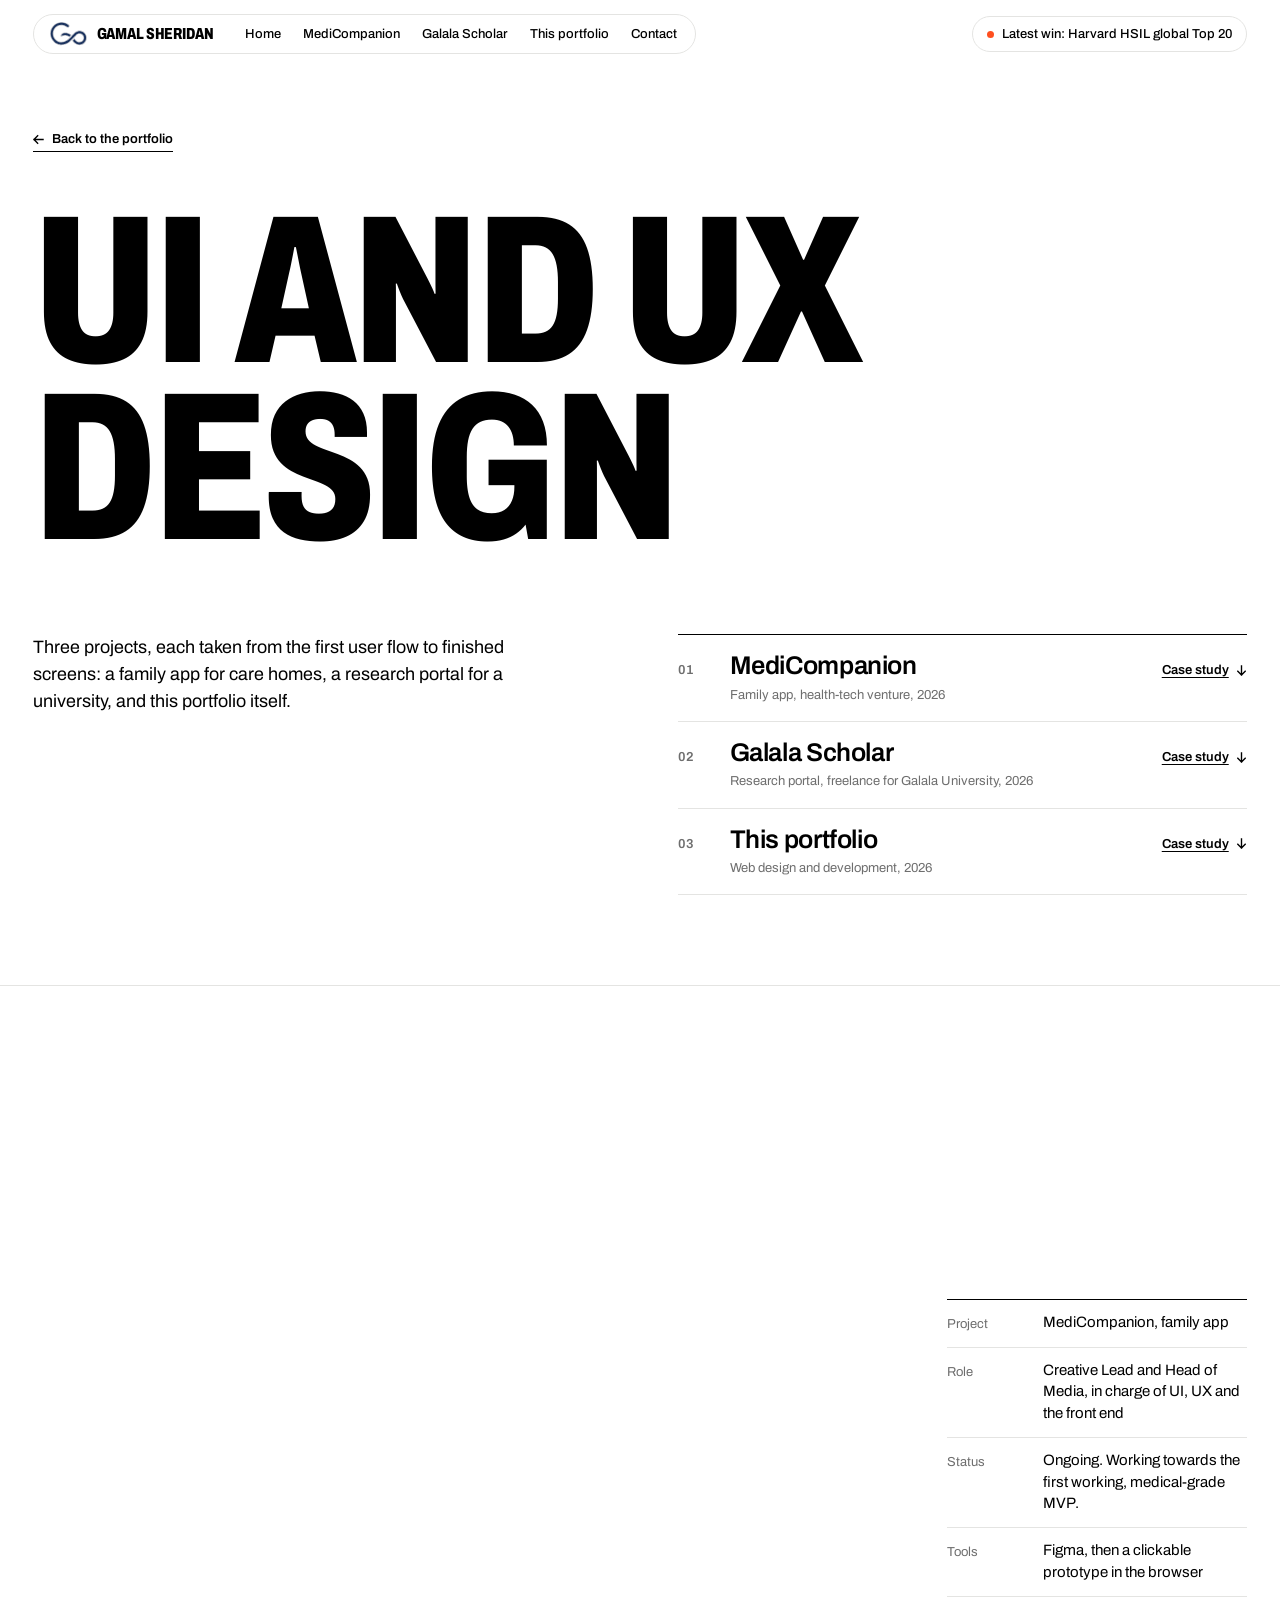
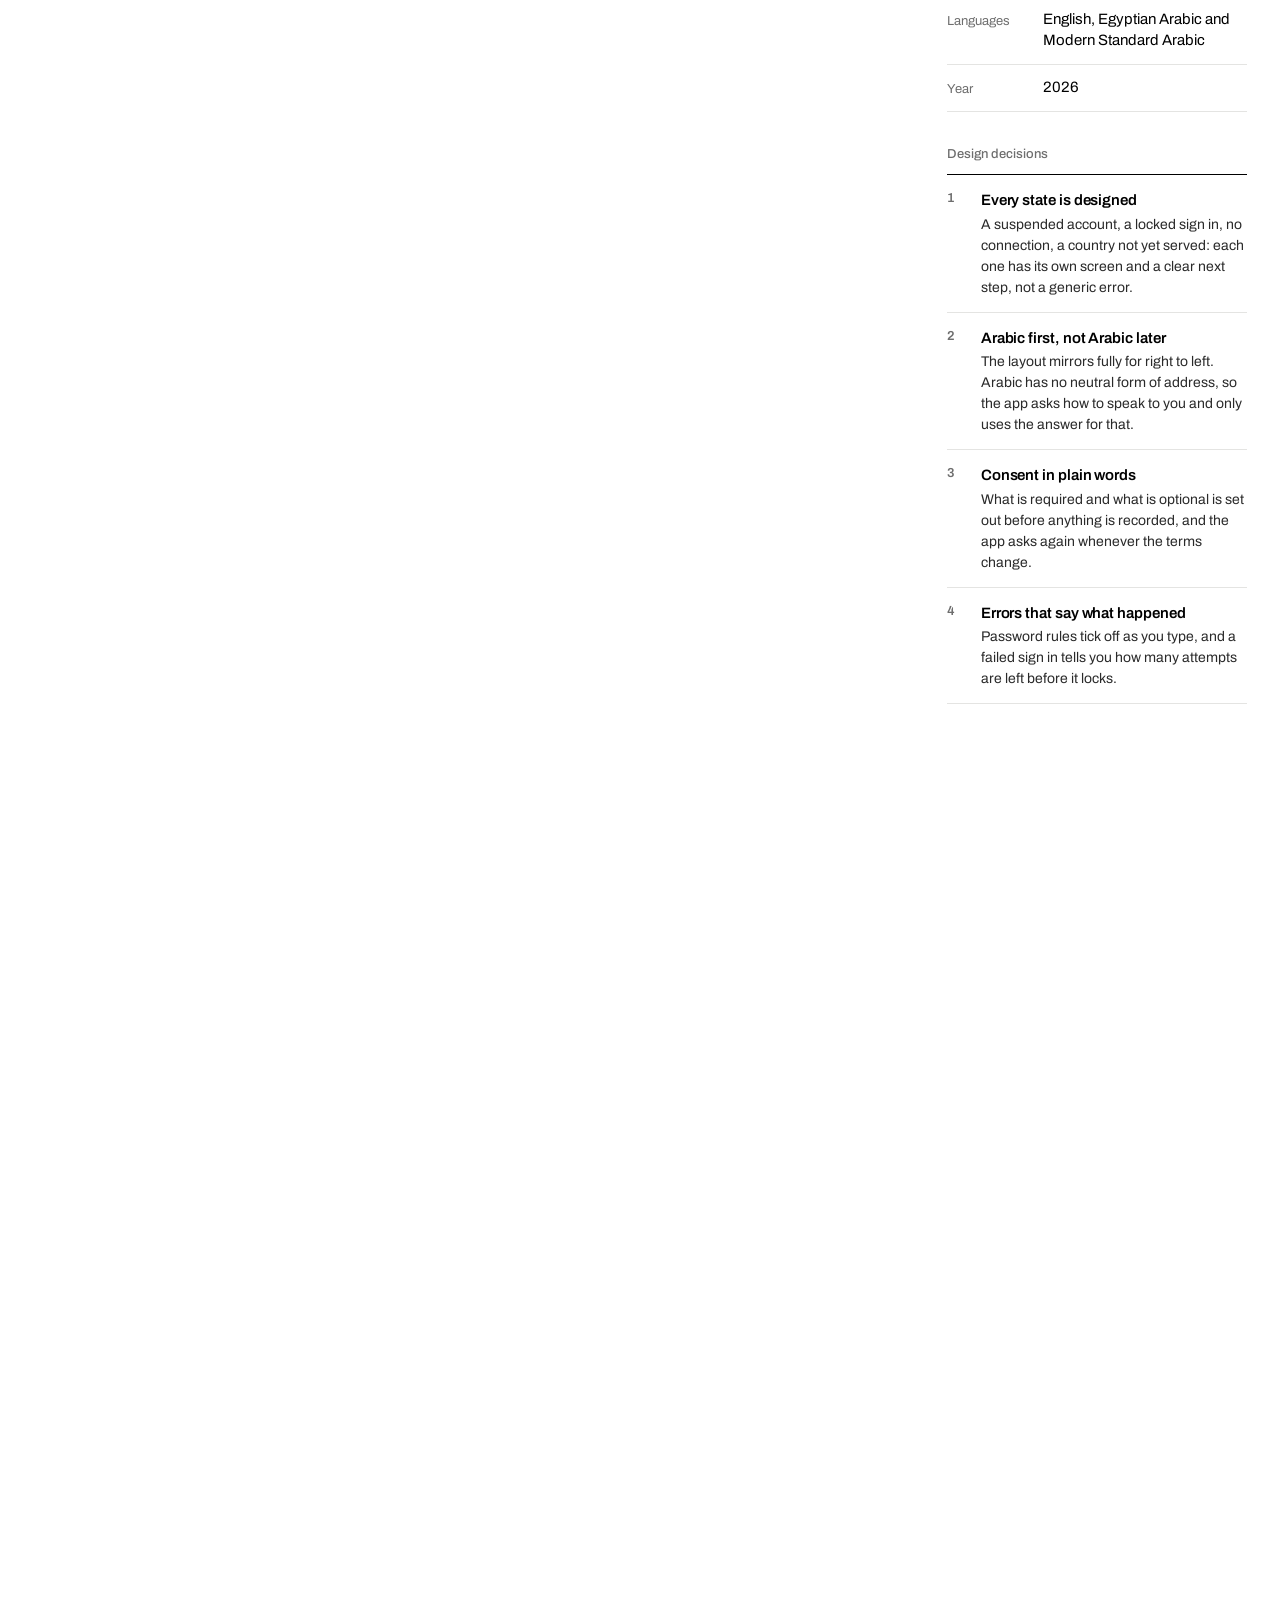
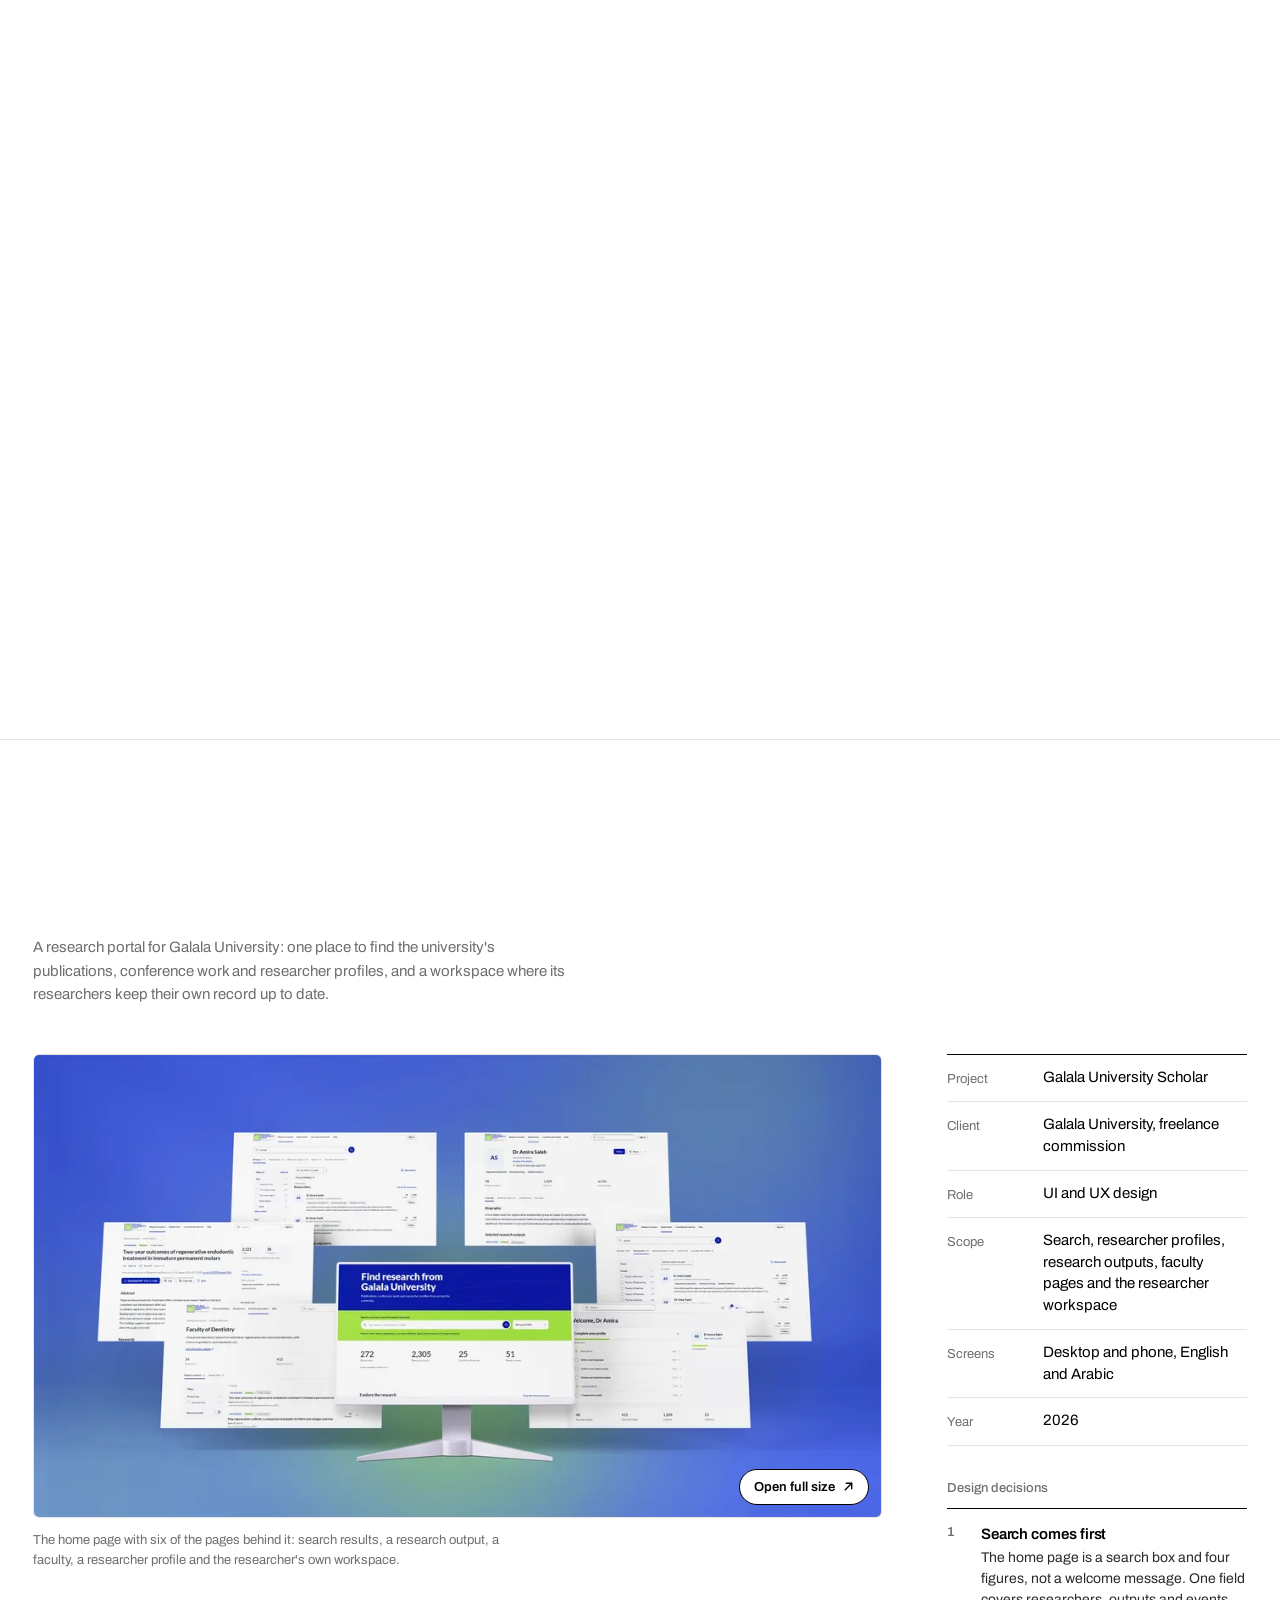
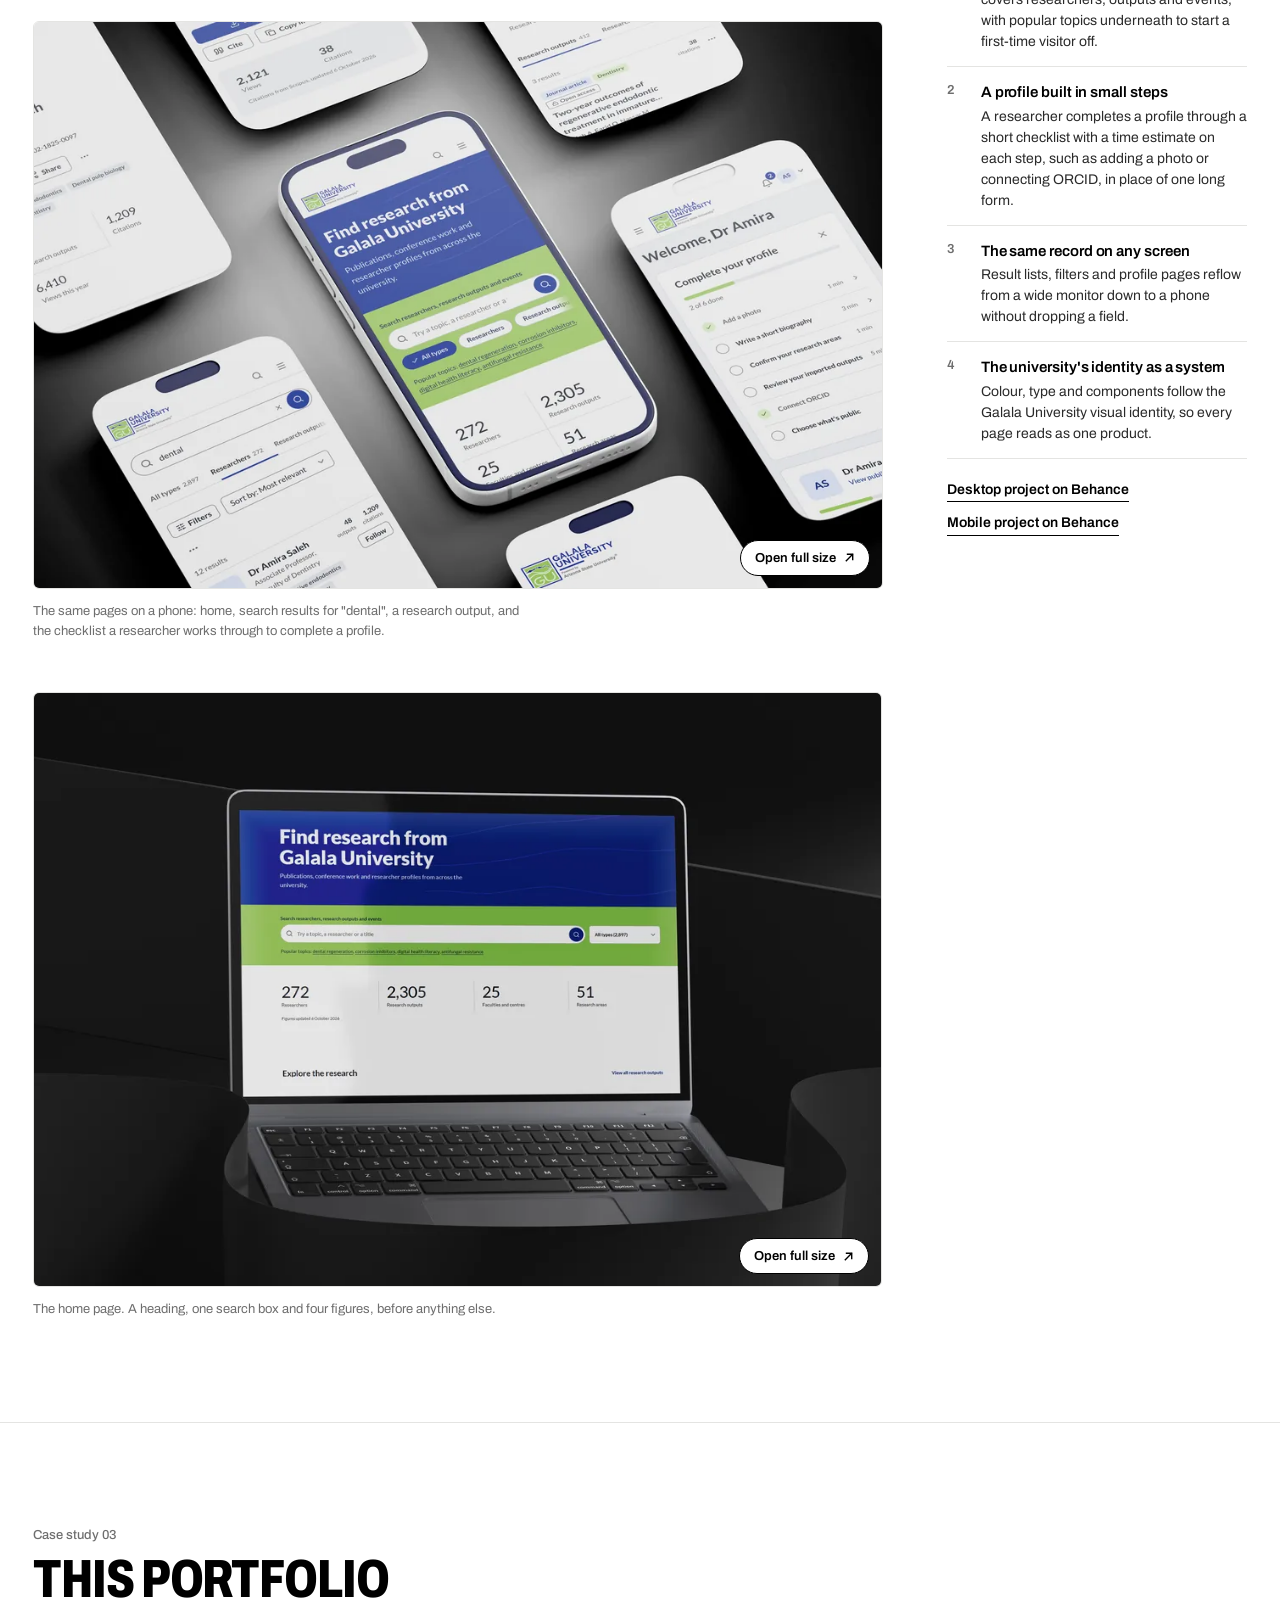
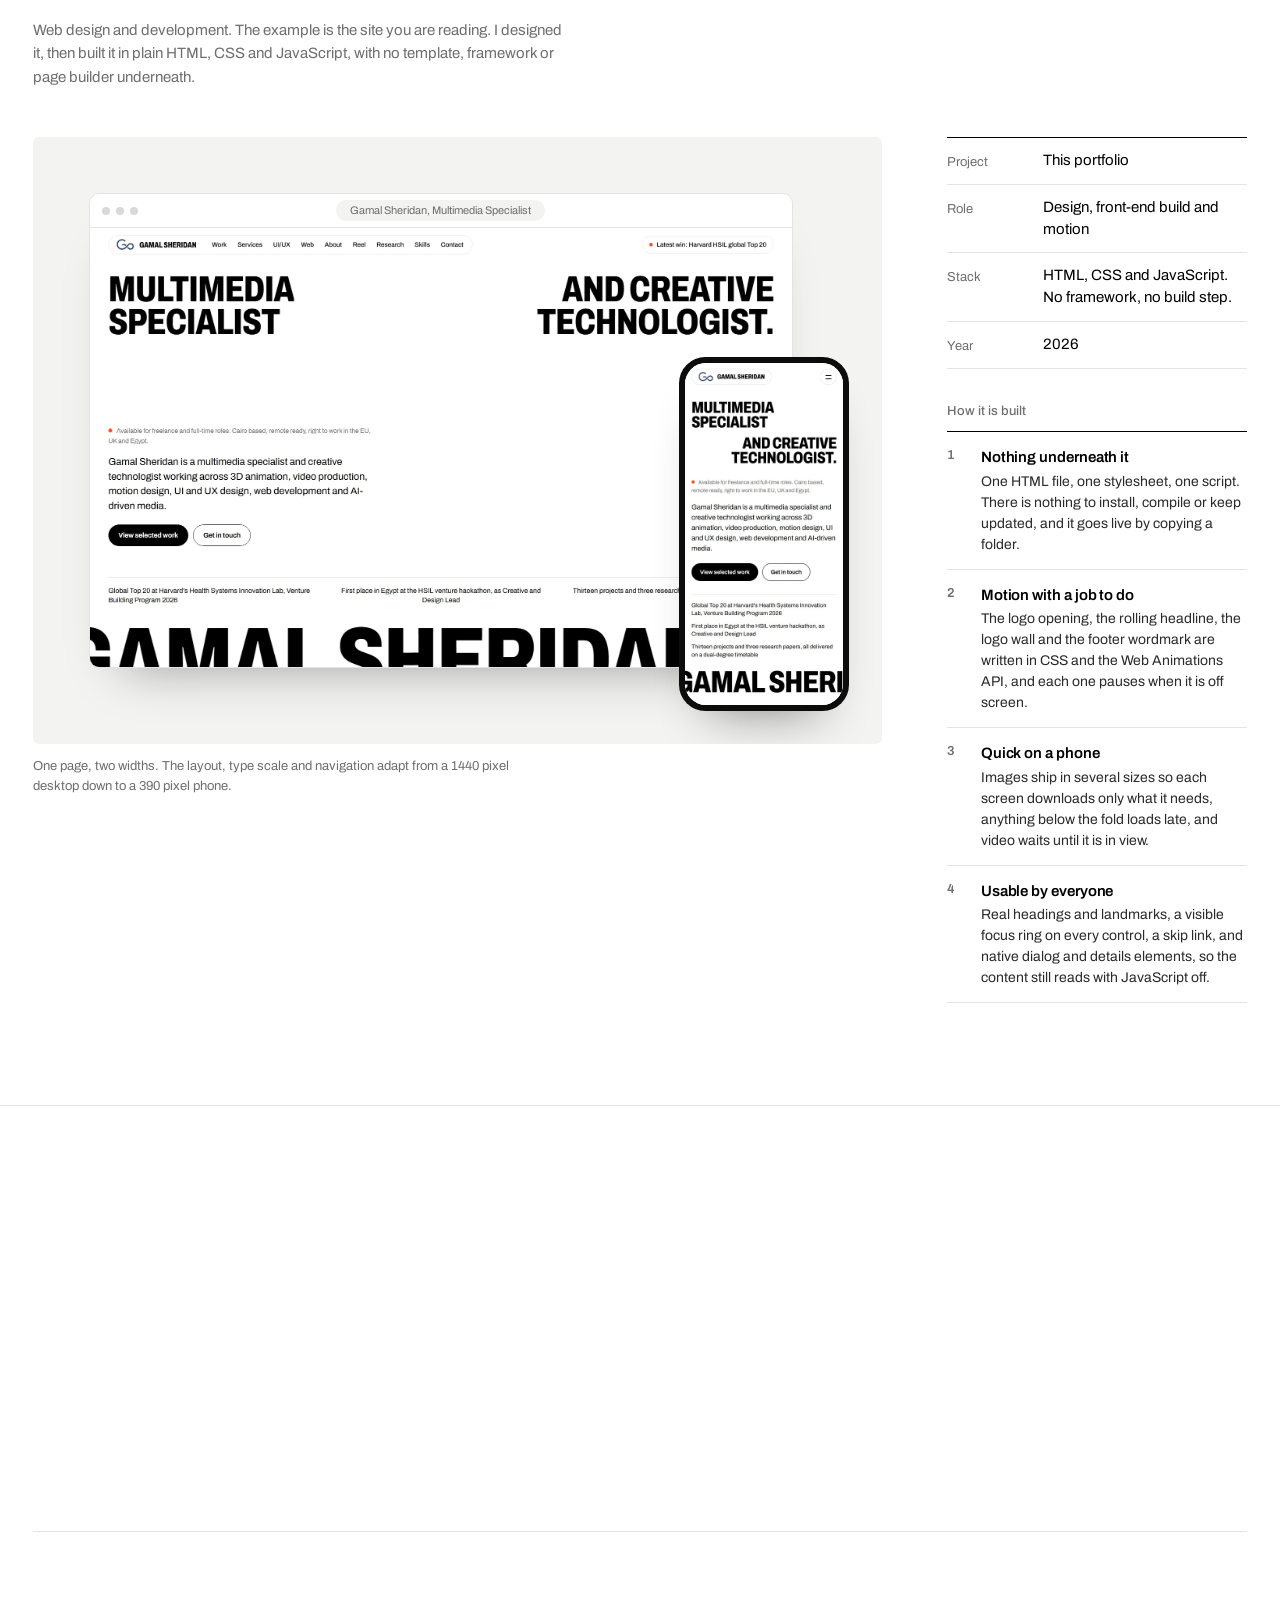
<file: ui-ux.html>
<!DOCTYPE html>
<html lang="en-GB">
<head>
<meta charset="UTF-8">
<meta name="viewport" content="width=device-width, initial-scale=1, viewport-fit=cover">
<title>UI and UX design, Gamal Sheridan</title>
<meta name="description" content="UI and UX case studies by Gamal Sheridan: MediCompanion, a family app for care homes, and Galala Scholar, a research portal for Galala University.">
<meta name="theme-color" content="#FFFFFF">
<meta property="og:title" content="UI and UX design, Gamal Sheridan">
<meta property="og:description" content="Two products taken from the first user flow to finished screens, in English and Arabic.">
<meta property="og:type" content="website">
<meta property="og:image" content="files/work/uiux/galala-phones-1000.jpg">
<link rel="icon" type="image/png" href="files/PFP-favicon.png">
<link rel="apple-touch-icon" href="files/PFP-favicon.png">

<link rel="preconnect" href="https://fonts.googleapis.com">
<link rel="preconnect" href="https://fonts.gstatic.com" crossorigin>
<link href="https://fonts.googleapis.com/css2?family=Archivo:ital,wdth,wght@0,62..125,100..900;1,62..125,100..900&display=swap" rel="stylesheet">

<link rel="stylesheet" href="css/styles.css">
<style>html.from-curtain{background:#000}</style>
<script>
/* Boot flags. Runs before first paint.
   from-curtain : arrived from the portfolio through the black page curtain,
                  so the curtain starts down and main.js lifts it
   This page has no preloader. */
(function () {
  var d = document.documentElement;
  d.classList.add('js');
  try { if (sessionStorage.getItem('gs.curtain') === '1') d.classList.add('from-curtain'); } catch (e) {}
  window.GS_PRELOAD = false;
})();
</script>
<!-- motion-polish:start -->
<script>document.documentElement.classList.add("mp-ready");window.MotionPolishConfig={"clipHorizontal":false,"personality":"quiet","smoothScroll":false,"manual":false};</script>
<link rel="stylesheet" href="motion-polish/motion-polish.css">
<script src="motion-polish/motion-polish.js" defer></script>
<!-- motion-polish:end -->
</head>

<body>

<!-- Page curtain: see index.html and main.js module 09b. -->
<div class="curtain" id="curtain" aria-hidden="true"><p class="display curtain__label"><span></span></p></div>
<script>try{var l=sessionStorage.getItem('gs.curtainLabel');if(l)document.querySelector('#curtain span').textContent=l}catch(e){}</script>

<a class="skip" href="#main">Skip to content</a>

<!-- ============================================================
     HEADER
     Same pill nav as the portfolio. The brand and "Portfolio" go back to
     index.html through the page curtain; the rest are sections of this page.
     ============================================================ -->
<header class="site-head" id="siteHead" data-mp-ignore>
  <nav class="pill-nav" aria-label="Primary">
    <a href="index.html" data-curtain="Gamal Sheridan" class="pill-nav__brand" aria-label="Gamal Sheridan, back to the portfolio">
      <span class="pill-nav__mark mark-clip" id="navMark"><img src="files/logos/logo-final.svg" alt="" width="985" height="773"></span>
      <span class="pill-nav__name" id="navName"><span>Gamal Sheridan</span></span>
    </a>
    <ul class="pill-nav__links">
      <li><a href="index.html" data-curtain="Gamal Sheridan">Home</a></li>
      <li><a href="#medicompanion">MediCompanion</a></li>
      <li><a href="#galala">Galala Scholar</a></li>
      <li><a href="#website">This portfolio</a></li>
      <li><a href="#contact">Contact</a></li>
    </ul>
  </nav>

  <div class="site-head__right">
    <a href="index.html#record" data-curtain="Gamal Sheridan" class="chip chip--win">
      <span class="chip__dot" aria-hidden="true"></span>
      <span class="chip__full">Latest win: Harvard HSIL global Top 20</span>
      <span class="chip__short">Latest win</span>
    </a>
    <button class="burger" id="burger" type="button" aria-label="Open menu" aria-expanded="false" aria-controls="mobileMenu">
      <span></span><span></span>
    </button>
  </div>
</header>

<!-- Mobile menu (full screen) -->
<div class="menu" id="mobileMenu" hidden>
  <nav aria-label="Mobile">
    <a href="index.html" data-curtain="Gamal Sheridan">Home</a>
    <a href="#medicompanion">MediCompanion</a>
    <a href="#galala">Galala Scholar</a>
    <a href="#website">This portfolio</a>
    <a href="#contact">Contact</a>
  </nav>
  <div class="menu__foot">
    <a class="menu__mail" href="mailto:gamal.1984.sheridan@gmail.com">gamal.1984.sheridan@gmail.com</a>
    <div class="menu__cards">
      <a class="linkcard linkcard--compact" href="https://www.behance.net/gamalsheridan" target="_blank" rel="noopener">
        <span class="linkcard__thumb"><img src="files/thumbs/profile-behance.jpg" alt="" width="360" height="270" loading="lazy"></span>
        <span class="linkcard__text"><span class="linkcard__title">Behance</span><span class="linkcard__url">behance.net/gamalsheridan</span></span>
        <span class="arrow" aria-hidden="true"></span>
      </a>
      <a class="linkcard linkcard--compact" href="https://www.linkedin.com/in/gamal-sheridan" target="_blank" rel="noopener">
        <span class="linkcard__thumb"><img src="files/thumbs/profile-linkedin.jpg" alt="" width="360" height="270" loading="lazy"></span>
        <span class="linkcard__text"><span class="linkcard__title">LinkedIn</span><span class="linkcard__url">linkedin.com/in/gamal-sheridan</span></span>
        <span class="arrow" aria-hidden="true"></span>
      </a>
    </div>
  </div>
</div>

<main id="main">

<!-- ============================================================
     TITLE
     Two-line title, an introduction, and an index of the case studies.
     Add a project: add a row to .subhero__index and a matching
     <section class="section study"> below.
     ============================================================ -->
<section class="subhero" id="top" aria-labelledby="pageTitle" data-mp-ignore>
  <a class="subhero__back" href="index.html#services" data-curtain="Gamal Sheridan"><span class="arrow" aria-hidden="true"></span>Back to the portfolio</a>

  <h1 class="display subhero__title" id="pageTitle" aria-label="UI and UX design">
    <span class="hero__line" aria-hidden="true"><span>UI and UX</span></span>
    <span class="hero__line" aria-hidden="true"><span>design</span></span>
  </h1>

  <div class="hero__intro subhero__intro">
    <p class="hero__lead">Three projects, each taken from the first user flow to finished screens: a family app for care homes, a research portal for a university, and this portfolio itself.</p>
    <ol class="subhero__index">
      <li><a href="#medicompanion"><span class="n">01</span><span class="t">MediCompanion</span><span class="k">Family app, health-tech venture, 2026</span><span class="d">Case study<span class="arrow" aria-hidden="true"></span></span></a></li>
      <li><a href="#galala"><span class="n">02</span><span class="t">Galala Scholar</span><span class="k">Research portal, freelance for Galala University, 2026</span><span class="d">Case study<span class="arrow" aria-hidden="true"></span></span></a></li>
      <li><a href="#website"><span class="n">03</span><span class="t">This portfolio</span><span class="k">Web design and development, 2026</span><span class="d">Case study<span class="arrow" aria-hidden="true"></span></span></a></li>
    </ol>
  </div>
</section>

<!-- ============================================================
     CASE STUDY 01: MEDICOMPANION
     Pictures on the left, facts and design decisions on the right
     (sticky on wide screens). The first picture is the supplied mockup;
     the phone trio underneath is drawn in CSS around captures of the
     working prototype.
     ============================================================ -->
<section class="section study" id="medicompanion" aria-labelledby="mcTitle">
  <header class="section__head">
    <div>
      <p class="eyebrow">Case study 01</p>
      <h2 class="h2" id="mcTitle">MediCompanion</h2>
      <p class="section__sub">MediCompanion keeps families close to a relative in a care home. I led its interface from the first flow to the finished screens, in English and Arabic, as Creative and Design Lead of the team that reached the global Top 20 at Harvard HSIL.</p>
    </div>
  </header>

  <div class="case">
    <div class="case__boards">
      <figure class="case__board">
        <a class="case__shot case__shot--tall" href="files/work/uiux/medicompanion-phones-1400.jpg" target="_blank" rel="noopener">
          <picture>
            <source type="image/webp" srcset="files/work/uiux/medicompanion-phones-800.webp 800w, files/work/uiux/medicompanion-phones-1400.webp 1400w" sizes="(max-width: 960px) 100vw, 884px">
            <img src="files/work/uiux/medicompanion-phones-800.jpg" srcset="files/work/uiux/medicompanion-phones-800.jpg 800w, files/work/uiux/medicompanion-phones-1400.jpg 1400w" sizes="(max-width: 960px) 100vw, 884px" width="1400" height="2100" alt="Two phones showing MediCompanion: a create account screen with a choice of role between owner, home viewer and family, and a device screen for pairing the MediCompanion Hub" decoding="async">
          </picture>
          <span class="case__open">Open full size<span class="arrow" aria-hidden="true"></span></span>
        </a>
        <figcaption>Creating an account with a choice of role, and the device screen for pairing the MediCompanion Hub.</figcaption>
      </figure>

      <figure class="case__board">
        <div class="stage stage--phones">
          <span class="phone"><span class="phone__body"><img src="files/work/mc-sign-in.png" alt="MediCompanion sign in screen: email and password fields, a keep me signed in option and a full-width Sign in button" width="780" height="1688" loading="lazy"></span></span>
          <span class="phone"><span class="phone__body"><img src="files/work/mc-sign-up.png" alt="MediCompanion create account screen: name, email, a password strength meter with three ticked rules, and a choice of how Arabic should address you" width="780" height="1688" loading="lazy"></span></span>
          <span class="phone"><span class="phone__body"><img src="files/work/mc-sign-in-arabic.png" alt="The same sign in screen in Egyptian Arabic, mirrored right to left" width="780" height="1688" loading="lazy"></span></span>
        </div>
        <figcaption>Sign in, create account, and sign in again in Egyptian Arabic with the whole layout mirrored right to left. Screens from the working prototype.</figcaption>
      </figure>

      <figure class="case__board">
        <a class="case__shot" href="files/work/medicompanion-entry-auth-session.png" target="_blank" rel="noopener">
          <img src="files/work/medicompanion-entry-auth-session.png" alt="Figma board of twelve MediCompanion screens covering cold start, sign in, account creation and consent, including suspended, locked, offline and region-blocked states, each with a written note beneath it" width="884" height="670" loading="lazy">
          <span class="case__open">Open full board<span class="arrow" aria-hidden="true"></span></span>
        </a>
        <figcaption>The Figma board for entry, sign in and consent. Every state has its own frame and a written note for the developers.</figcaption>
      </figure>
    </div>

    <aside class="case__side">
      <dl class="case__facts">
        <div><dt>Project</dt><dd>MediCompanion, family app</dd></div>
        <div><dt>Role</dt><dd>Creative Lead and Head of Media, in charge of UI, UX and the front end</dd></div>
        <div><dt>Status</dt><dd>Ongoing. Working towards the first working, medical-grade MVP.</dd></div>
        <div><dt>Tools</dt><dd>Figma, then a clickable prototype in the browser</dd></div>
        <div><dt>Languages</dt><dd>English, Egyptian Arabic and Modern Standard Arabic</dd></div>
        <div><dt>Year</dt><dd>2026</dd></div>
      </dl>
      <p class="eyebrow">Design decisions</p>
      <ol class="case__notes">
        <li><b>Every state is designed</b>A suspended account, a locked sign in, no connection, a country not yet served: each one has its own screen and a clear next step, not a generic error.</li>
        <li><b>Arabic first, not Arabic later</b>The layout mirrors fully for right to left. Arabic has no neutral form of address, so the app asks how to speak to you and only uses the answer for that.</li>
        <li><b>Consent in plain words</b>What is required and what is optional is set out before anything is recorded, and the app asks again whenever the terms change.</li>
        <li><b>Errors that say what happened</b>Password rules tick off as you type, and a failed sign in tells you how many attempts are left before it locks.</li>
      </ol>
    </aside>
  </div>
</section>

<!-- ============================================================
     CASE STUDY 02: GALALA SCHOLAR
     ============================================================ -->
<section class="section study" id="galala" aria-labelledby="guTitle">
  <header class="section__head">
    <div>
      <p class="eyebrow">Case study 02</p>
      <h2 class="h2" id="guTitle">Galala Scholar</h2>
      <p class="section__sub">A research portal for Galala University: one place to find the university's publications, conference work and researcher profiles, and a workspace where its researchers keep their own record up to date.</p>
    </div>
  </header>

  <div class="case">
    <div class="case__boards">
      <figure class="case__board">
        <a class="case__shot" href="files/work/uiux/galala-desktop-2000.jpg" target="_blank" rel="noopener">
          <picture>
            <source type="image/webp" srcset="files/work/uiux/galala-desktop-1000.webp 1000w, files/work/uiux/galala-desktop-2000.webp 2000w" sizes="(max-width: 960px) 100vw, 884px">
            <img src="files/work/uiux/galala-desktop-1000.jpg" srcset="files/work/uiux/galala-desktop-1000.jpg 1000w, files/work/uiux/galala-desktop-2000.jpg 2000w" sizes="(max-width: 960px) 100vw, 884px" width="2000" height="1091" alt="The Galala Scholar home page on a desktop monitor, surrounded by six more pages: search results, a research output, a faculty page, a researcher profile, filtered results and the researcher workspace" loading="lazy" decoding="async">
          </picture>
          <span class="case__open">Open full size<span class="arrow" aria-hidden="true"></span></span>
        </a>
        <figcaption>The home page with six of the pages behind it: search results, a research output, a faculty, a researcher profile and the researcher's own workspace.</figcaption>
      </figure>

      <figure class="case__board">
        <a class="case__shot" href="files/work/uiux/galala-phones-2000.jpg" target="_blank" rel="noopener">
          <picture>
            <source type="image/webp" srcset="files/work/uiux/galala-phones-1000.webp 1000w, files/work/uiux/galala-phones-2000.webp 2000w" sizes="(max-width: 960px) 100vw, 884px">
            <img src="files/work/uiux/galala-phones-1000.jpg" srcset="files/work/uiux/galala-phones-1000.jpg 1000w, files/work/uiux/galala-phones-2000.jpg 2000w" sizes="(max-width: 960px) 100vw, 884px" width="2000" height="1333" alt="Galala Scholar on phones: the home page with its search box in the centre, with search results, a researcher profile and the complete your profile checklist around it" loading="lazy" decoding="async">
          </picture>
          <span class="case__open">Open full size<span class="arrow" aria-hidden="true"></span></span>
        </a>
        <figcaption>The same pages on a phone: home, search results for "dental", a research output, and the checklist a researcher works through to complete a profile.</figcaption>
      </figure>

      <figure class="case__board">
        <a class="case__shot" href="files/work/uiux/galala-laptop-2000.jpg" target="_blank" rel="noopener">
          <picture>
            <source type="image/webp" srcset="files/work/uiux/galala-laptop-1000.webp 1000w, files/work/uiux/galala-laptop-2000.webp 2000w" sizes="(max-width: 960px) 100vw, 884px">
            <img src="files/work/uiux/galala-laptop-1000.jpg" srcset="files/work/uiux/galala-laptop-1000.jpg 1000w, files/work/uiux/galala-laptop-2000.jpg 2000w" sizes="(max-width: 960px) 100vw, 884px" width="2000" height="1400" alt="The Galala Scholar home page on a laptop: the heading Find research from Galala University, a search box with popular topics, and four figures for researchers, research outputs, faculties and research areas" loading="lazy" decoding="async">
          </picture>
          <span class="case__open">Open full size<span class="arrow" aria-hidden="true"></span></span>
        </a>
        <figcaption>The home page. A heading, one search box and four figures, before anything else.</figcaption>
      </figure>
    </div>

    <aside class="case__side">
      <dl class="case__facts">
        <div><dt>Project</dt><dd>Galala University Scholar</dd></div>
        <div><dt>Client</dt><dd>Galala University, freelance commission</dd></div>
        <div><dt>Role</dt><dd>UI and UX design</dd></div>
        <div><dt>Scope</dt><dd>Search, researcher profiles, research outputs, faculty pages and the researcher workspace</dd></div>
        <div><dt>Screens</dt><dd>Desktop and phone, English and Arabic</dd></div>
        <div><dt>Year</dt><dd>2026</dd></div>
      </dl>
      <p class="eyebrow">Design decisions</p>
      <ol class="case__notes">
        <li><b>Search comes first</b>The home page is a search box and four figures, not a welcome message. One field covers researchers, outputs and events, with popular topics underneath to start a first-time visitor off.</li>
        <li><b>A profile built in small steps</b>A researcher completes a profile through a short checklist with a time estimate on each step, such as adding a photo or connecting ORCID, in place of one long form.</li>
        <li><b>The same record on any screen</b>Result lists, filters and profile pages reflow from a wide monitor down to a phone without dropping a field.</li>
        <li><b>The university's identity as a system</b>Colour, type and components follow the Galala University visual identity, so every page reads as one product.</li>
      </ol>
      <div class="case__links">
        <a class="textlink" href="https://www.behance.net/gallery/256955103/Galala-Scholar-Computer-UI-UX" target="_blank" rel="noopener">Desktop project on Behance</a>
        <a class="textlink" href="https://www.behance.net/gallery/256950429/Galala-University-Scholar-UI-UX" target="_blank" rel="noopener">Mobile project on Behance</a>
      </div>
    </aside>
  </div>
</section>

<!-- ============================================================
     CASE STUDY 03: THIS PORTFOLIO (web design and development)
     The two pictures are captures of the home page's own first screen
     (1440 wide and 390 wide). If the hero changes, retake them (see
     README, "Mockup images").
     ============================================================ -->
<section class="section study" id="website" aria-labelledby="webTitle">
  <header class="section__head">
    <div>
      <p class="eyebrow">Case study 03</p>
      <h2 class="h2" id="webTitle">This portfolio</h2>
      <p class="section__sub">Web design and development. The example is the site you are reading. I designed it, then built it in plain HTML, CSS and JavaScript, with no template, framework or page builder underneath.</p>
    </div>
  </header>

  <div class="case">
    <div class="case__boards">
      <figure class="case__board">
        <div class="stage stage--web">
          <div class="browser">
            <div class="browser__bar" aria-hidden="true"><i></i><i></i><i></i><span class="browser__url">Gamal Sheridan, Multimedia Specialist</span></div>
            <picture>
              <source type="image/webp" srcset="files/work/site-desktop.webp">
              <img src="files/work/site-desktop.jpg" alt="This website on a desktop screen: the pill navigation, the split headline reading Multimedia specialist and creative technologist, the introduction and three key facts" width="1800" height="1125" loading="lazy">
            </picture>
          </div>
          <span class="phone"><span class="phone__body"><img src="files/work/site-mobile.jpg" alt="The same first screen on a phone, with the headline stacked and the navigation folded into a menu button" width="780" height="1688" loading="lazy"></span></span>
        </div>
        <figcaption>One page, two widths. The layout, type scale and navigation adapt from a 1440 pixel desktop down to a 390 pixel phone.</figcaption>
      </figure>
    </div>

    <aside class="case__side">
      <dl class="case__facts">
        <div><dt>Project</dt><dd>This portfolio</dd></div>
        <div><dt>Role</dt><dd>Design, front-end build and motion</dd></div>
        <div><dt>Stack</dt><dd>HTML, CSS and JavaScript. No framework, no build step.</dd></div>
        <div><dt>Year</dt><dd>2026</dd></div>
      </dl>
      <p class="eyebrow">How it is built</p>
      <ol class="case__notes">
        <li><b>Nothing underneath it</b>One HTML file, one stylesheet, one script. There is nothing to install, compile or keep updated, and it goes live by copying a folder.</li>
        <li><b>Motion with a job to do</b>The logo opening, the rolling headline, the logo wall and the footer wordmark are written in CSS and the Web Animations API, and each one pauses when it is off screen.</li>
        <li><b>Quick on a phone</b>Images ship in several sizes so each screen downloads only what it needs, anything below the fold loads late, and video waits until it is in view.</li>
        <li><b>Usable by everyone</b>Real headings and landmarks, a visible focus ring on every control, a skip link, and native dialog and details elements, so the content still reads with JavaScript off.</li>
      </ol>
    </aside>
  </div>
</section>

</main>

<!-- ============================================================
     CONTACT / FOOTER
     ============================================================ -->
<footer class="foot" id="contact">
  <div class="foot__top">
    <div class="foot__contact">
      <p class="foot__hello">Have an interface that needs designing?</p>
      <a class="foot__mail" href="mailto:gamal.1984.sheridan@gmail.com">gamal.1984.sheridan@gmail.com</a>
      <div class="foot__actions">
        <button class="btn btn-solid" id="copyMail" type="button">Copy address</button>
        <span class="foot__note">Open to freelance multimedia work, 3D and animation collaborations, UI and web builds, and creative-technology roles across Egypt, the UK and the EU. Remote ready and timezone flexible.</span>
      </div>
    </div>

    <div class="foot__cols">
      <div>
        <p class="foot__colhead">Gamal Sheridan</p>
        <a href="index.html" data-curtain="Gamal Sheridan">Portfolio</a>
        <a href="index.html#work" data-curtain="Gamal Sheridan">Work</a>
        <a href="index.html#services" data-curtain="Gamal Sheridan">Services</a>
        <a href="#website">This portfolio</a>
        <a href="index.html#about" data-curtain="Gamal Sheridan">About</a>
        <a href="#medicompanion">MediCompanion</a>
        <a href="#galala">Galala Scholar</a>
      </div>
      <div class="foot__links">
        <p class="foot__colhead">Connect on</p>
        <a class="linkcard linkcard--compact" href="https://www.linkedin.com/in/gamal-sheridan" target="_blank" rel="noopener">
          <span class="linkcard__thumb"><img src="files/thumbs/profile-linkedin.jpg" alt="" width="360" height="270" loading="lazy"></span>
          <span class="linkcard__text"><span class="linkcard__title">LinkedIn</span><span class="linkcard__url">linkedin.com/in/gamal-sheridan</span></span>
          <span class="arrow" aria-hidden="true"></span>
        </a>
        <a class="linkcard linkcard--compact" href="https://www.behance.net/gamalsheridan" target="_blank" rel="noopener">
          <span class="linkcard__thumb"><img src="files/thumbs/profile-behance.jpg" alt="" width="360" height="270" loading="lazy"></span>
          <span class="linkcard__text"><span class="linkcard__title">Behance</span><span class="linkcard__url">behance.net/gamalsheridan</span></span>
          <span class="arrow" aria-hidden="true"></span>
        </a>
        <a class="linkcard linkcard--compact" href="https://www.linkedin.com/company/medicompanion-health" target="_blank" rel="noopener">
          <span class="linkcard__thumb"><img src="files/thumbs/profile-medicompanion.jpg" alt="" width="360" height="270" loading="lazy"></span>
          <span class="linkcard__text"><span class="linkcard__title">MediCompanion</span><span class="linkcard__url">LinkedIn company page</span></span>
          <span class="arrow" aria-hidden="true"></span>
        </a>
      </div>
    </div>
  </div>

  <div class="foot__base">
    <span>© <span id="year">2026</span> Gamal Sheridan. Cairo, Egypt.</span>
    <span>Designed and built in HTML, CSS and JavaScript. <a href="#website">How it is built</a></span>
    <a href="#top">Back to top</a>
  </div>

  <div class="foot__crop" id="wordmarkCrop" aria-hidden="true" data-mp-ignore><p class="foot__wordmark" id="wordmark"><span>Sheridan</span></p></div>
</footer>

<div class="toast" id="toast" role="status" aria-live="polite"></div>

<script src="js/main.js" defer></script>
</body>
</html>
</file>
<file: css/styles.css>
/* ==========================================================================
   GAMAL SHERIDAN, PORTFOLIO
   Design direction: TinyWins. White canvas, black ink, one typeface doing
   two jobs (condensed heavy uppercase for display, plain width for body),
   hairline rules instead of cards, imagery carrying the colour.

   Contents
   01 Tokens
   02 Base and reset
   03 Type
   04 Buttons, chips, links
   05 Header, pill nav, mobile menu
   06 Hero and stats
   07 Full-bleed figure and statement
   08 Selected work grid and archive folder
   08b Case studies (UI and UX design, web development)
   08c Device mockups
   09 Services
   10 Logo wall (the animation)
   11 About (baseline)
   12 Showreel
   13 Record (spotlight + ledger)
   14 Docs (research, education)
   15 Footer
   16 Player dialog, toast
   17 Motion, reduced motion, print
   18 Preloader, 19 Motion Polish hand-off
   20 Page curtain
   21 Case study page (ui-ux.html)
   ========================================================================== */


/* 01 TOKENS
   Note: the double hyphen below is CSS custom-property syntax, not punctuation.
   ------------------------------------------------------------------------ */
:root {
  --paper:   #FFFFFF;
  --surface: #F3F3F1;
  --line:    #E4E4E2;
  --ink:     #000000;
  --ink-2:   #6E6E6E;   /* secondary text, 4.6:1 on white */
  --ink-3:   #8F8F8F;   /* inactive large text, 3.3:1 on white */
  --signal:  #FF4F1F;   /* availability dot and focus ring only */

  --font: 'Archivo', 'Helvetica Neue', Helvetica, Arial, sans-serif;

  --gutter: clamp(16px, 2.6vw, 40px);
  --head-h: 64px;
  --radius: 6px;

  --ease-out: cubic-bezier(.2, .9, .25, 1);
  --ease-in:  cubic-bezier(.55, 0, .6, .1);
  --ease-snap: cubic-bezier(.2, .9, .25, 1.06);

  /* the up-and-right arrow used on every outbound link, drawn as a mask so it takes the text colour */
  --arrow: url("data:image/svg+xml,%3Csvg xmlns='http://www.w3.org/2000/svg' viewBox='0 0 12 12'%3E%3Cpath d='M2.5 9.5 9.5 2.5M3.8 2.5h5.7v5.7' fill='none' stroke='%23000' stroke-width='1.5' stroke-linecap='square'/%3E%3C/svg%3E");
}


/* 02 BASE AND RESET
   ------------------------------------------------------------------------ */
*, *::before, *::after { box-sizing: border-box; margin: 0; padding: 0; }

html {
  background: var(--paper);
  scroll-behavior: smooth;             /* no-JS fallback; main.js sets js-scroll and drives it instead */
  scroll-padding-top: calc(var(--head-h) + 16px);
  -webkit-text-size-adjust: 100%;
}

body {
  background: var(--paper);
  color: var(--ink);
  font-family: var(--font);
  font-size: 16px;
  line-height: 1.55;
  -webkit-font-smoothing: antialiased;
  text-rendering: optimizeLegibility;
  overflow-x: hidden;
}
body.is-locked { overflow: hidden; }
html.js-scroll { scroll-behavior: auto; }

[hidden] { display: none !important; }

img, svg, video, iframe { display: block; max-width: 100%; }
img { height: auto; }
ul, ol { list-style: none; }
a { color: inherit; text-decoration: none; }
button { font: inherit; color: inherit; background: none; border: 0; cursor: pointer; }
strong, b { font-weight: 700; }

::selection { background: var(--ink); color: var(--paper); }

:focus { outline: none; }
:focus-visible { outline: 2px solid var(--signal); outline-offset: 3px; border-radius: 2px; }

.skip {
  position: fixed; top: -100px; left: 16px; z-index: 200;
  background: var(--ink); color: var(--paper);
  padding: 12px 18px; border-radius: 999px; font-size: 14px; font-weight: 600;
  transition: top .2s var(--ease-out);
}
.skip:focus { top: 16px; }


/* 03 TYPE
   ------------------------------------------------------------------------ */
.display {
  font-stretch: 75%;
  font-weight: 800;
  text-transform: uppercase;
  letter-spacing: -.02em;
  line-height: .9;
}

.h2 {
  font-stretch: 75%;
  font-weight: 800;
  text-transform: uppercase;
  letter-spacing: -.02em;
  line-height: .92;
  font-size: clamp(34px, 4.2vw, 60px);
}

.h3 {
  font-weight: 600;
  letter-spacing: -.015em;
  line-height: 1.15;
  font-size: clamp(22px, 2.2vw, 30px);
}

.eyebrow {
  font-size: 13px;
  color: var(--ink-2);
  font-weight: 500;
}

.textlink {
  display: inline-block;
  font-size: 14px;
  font-weight: 600;
  border-bottom: 1px solid currentColor;
  padding-bottom: 1px;
}
.textlink:hover { color: var(--ink-2); }


/* 04 BUTTONS, CHIPS, LINKS
   ------------------------------------------------------------------------ */
.btn {
  display: inline-flex; align-items: center; justify-content: center;
  height: 44px; padding: 0 20px;
  border-radius: 999px;
  font-size: 14px; font-weight: 600; letter-spacing: -.005em;
  border: 1px solid var(--ink);
  transition: background .2s var(--ease-out), color .2s var(--ease-out), transform .2s var(--ease-out);
  white-space: nowrap;
}
.btn-solid { background: var(--ink); color: var(--paper); }
.btn-solid:hover { background: #262626; border-color: #262626; }
.btn-line { background: transparent; color: var(--ink); }
.btn-line:hover { background: var(--surface); }
.btn:active { transform: translateY(1px); }

.chip {
  display: inline-flex; align-items: center; gap: 8px;
  height: 36px; padding: 0 14px;
  border-radius: 999px;
  border: 1px solid var(--line);
  background: rgba(255,255,255,.85);
  -webkit-backdrop-filter: blur(10px); backdrop-filter: blur(10px);
  font-size: 13px; font-weight: 500;
  transition: border-color .2s var(--ease-out);
}
.chip:hover { border-color: var(--ink); }
.chip__dot { width: 7px; height: 7px; border-radius: 50%; background: var(--signal); }
.chip__short { display: none; }

.dot {
  display: inline-block; width: 8px; height: 8px; border-radius: 50%;
  background: var(--signal); margin-right: 6px; vertical-align: 1px;
}

/* Link cues. Every link that leaves a section carries a visible label, an
   underline or a bordered card, plus an arrow, so nothing reads as loose text. */
.arrow {
  display: inline-block; flex: none;
  width: 11px; height: 11px; background: currentColor;
  -webkit-mask: var(--arrow) center / contain no-repeat;
          mask: var(--arrow) center / contain no-repeat;
}
.arrow--up { transform: rotate(-45deg); }
.glyph-play {
  display: inline-block; flex: none; width: 0; height: 0;
  border-style: solid; border-width: 4.5px 0 4.5px 7px;
  border-color: transparent transparent transparent currentColor;
}

/* Link card: a thumbnail, a plain-words label with an underline, the
   destination address and an arrow. Used for profiles and other outbound
   links that are not already a project card. */
.linkcard {
  display: grid; grid-template-columns: 88px minmax(0, 1fr) auto;
  align-items: center; gap: 14px;
  width: 100%; max-width: 420px;
  padding: 8px 16px 8px 8px;
  border: 1px solid var(--line); border-radius: var(--radius);
  background: var(--paper);
  transition: border-color .2s var(--ease-out), background .2s var(--ease-out);
}
.linkcard:hover { border-color: var(--ink); background: var(--surface); }
.linkcard__thumb {
  display: block; overflow: hidden; aspect-ratio: 4 / 3;
  border-radius: 3px; background: var(--surface);
}
.linkcard__thumb img {
  width: 100%; height: 100%; object-fit: cover;
  transition: transform .6s var(--ease-out);
}
.linkcard:hover .linkcard__thumb img { transform: scale(1.06); }
.linkcard__text { display: flex; flex-direction: column; gap: 2px; min-width: 0; }
.linkcard__title {
  font-size: 15px; font-weight: 600; letter-spacing: -.005em; line-height: 1.25;
  text-decoration: underline; text-decoration-thickness: 1px; text-underline-offset: 3px;
}
.linkcard__url {
  font-size: 12px; color: var(--ink-2);
  overflow: hidden; text-overflow: ellipsis; white-space: nowrap;
}
.linkcard--compact { grid-template-columns: 64px minmax(0, 1fr) auto; gap: 12px; padding: 6px 14px 6px 6px; }
.linkcard--compact .linkcard__title { font-size: 14px; }


/* 05 HEADER, PILL NAV, MOBILE MENU
   ------------------------------------------------------------------------ */
.site-head {
  position: fixed; inset: 0 0 auto 0; z-index: 100;
  display: flex; align-items: center; justify-content: space-between;
  padding: 14px var(--gutter);
  pointer-events: none;                 /* let clicks through the empty middle */
}
.site-head > * {
  pointer-events: auto;
  opacity: 0; transform: translateY(-10px);
  transition: opacity .7s var(--ease-out) .05s, transform .7s var(--ease-out) .05s;
}
.is-ready .site-head > *,
html:not(.js) .site-head > * { opacity: 1; transform: none; }

.pill-nav {
  display: flex; align-items: center; gap: 22px;
  height: 40px; padding: 0 8px 0 16px;
  border-radius: 999px;
  border: 1px solid var(--line);
  background: rgba(255,255,255,.85);
  -webkit-backdrop-filter: blur(10px); backdrop-filter: blur(10px);
}
.pill-nav__brand {
  display: inline-flex; align-items: center;
  white-space: nowrap;
}
.pill-nav__links { display: flex; gap: 2px; }
.pill-nav__links a {
  display: inline-block; padding: 6px 10px; border-radius: 999px;
  font-size: 13px; font-weight: 500; line-height: 1;
  transition: background .2s var(--ease-out);
}
.pill-nav__links a:hover { background: var(--surface); }

.site-head__right { display: flex; align-items: center; gap: 10px; }

.burger {
  display: none; position: relative;
  width: 40px; height: 40px; border-radius: 50%;
  border: 1px solid var(--line); background: rgba(255,255,255,.85);
  -webkit-backdrop-filter: blur(10px); backdrop-filter: blur(10px);
}
.burger span {
  position: absolute; left: 12px; right: 12px; height: 2px; background: var(--ink);
  transition: transform .3s var(--ease-out), top .3s var(--ease-out);
}
.burger span:nth-child(1) { top: 15px; }
.burger span:nth-child(2) { top: 23px; }
.burger[aria-expanded="true"] span:nth-child(1) { top: 19px; transform: rotate(45deg); }
.burger[aria-expanded="true"] span:nth-child(2) { top: 19px; transform: rotate(-45deg); }

.menu {
  position: fixed; inset: 0; z-index: 90;
  background: var(--paper);
  display: flex; flex-direction: column; justify-content: space-between;
  padding: calc(var(--head-h) + 24px) var(--gutter) 28px;
  overflow-y: auto;                       /* short phones scroll rather than clip the links */
  opacity: 0; transform: translateY(-8px);
  transition: opacity .25s var(--ease-out), transform .25s var(--ease-out);
}
.menu.is-open { opacity: 1; transform: none; }
.menu nav { display: flex; flex-direction: column; gap: 4px; }
.menu nav a {
  font-stretch: 75%; font-weight: 800; text-transform: uppercase;
  letter-spacing: -.02em; line-height: .95;
  font-size: clamp(40px, 11vw, 72px);
}
.menu nav a:hover { color: var(--ink-2); }
.menu__foot { display: grid; gap: 12px; margin-top: 24px; font-size: 14px; border-top: 1px solid var(--line); padding-top: 16px; }
.menu__mail { justify-self: start; font-weight: 600; text-decoration: underline; text-underline-offset: 3px; word-break: break-all; }
.menu__cards { display: flex; flex-wrap: wrap; gap: 8px; }
.menu__cards .linkcard { flex: 1 1 340px; width: auto; max-width: none; }

/* Nine links plus the chip need more room than a small laptop has, so the
   chip drops to its short label, then the links close up a little, before
   the nav folds into the burger. */
@media (max-width: 1140px) {
  .chip { white-space: nowrap; }
  .chip__full { display: none; }
  .chip__short { display: inline; }
}
@media (max-width: 1000px) {
  .pill-nav { gap: 12px; }
  .pill-nav__links a { padding: 6px 8px; }
}
@media (max-width: 900px) {
  .pill-nav__links { display: none; }
  .pill-nav { padding-right: 16px; }
  .burger { display: block; }
  .chip__full { display: none; }
  .chip__short { display: inline; }
}
@media (max-width: 520px) {
  .chip--win { display: none; }
}


/* 06 HERO AND STATS
   ------------------------------------------------------------------------ */
.hero {
  /* a strip of the photo shows above the fold, inviting the first scroll */
  min-height: calc(100svh - clamp(72px, 12vh, 150px));
  display: flex; flex-direction: column;
  padding: calc(var(--head-h) + 28px) var(--gutter) 0;
}

.hero__grid {
  flex: 1;
  display: grid;
  grid-template-rows: auto 1fr;
  gap: clamp(32px, 5vw, 72px);
}

.hero__title {
  display: flex; justify-content: space-between; align-items: flex-start;
  gap: clamp(16px, 4vw, 56px);
  font-size: clamp(40px, 5.2vw, 110px);
}
.hero__side { display: block; }
.hero__side--r { text-align: right; }

.hero__line { display: grid; overflow: hidden; padding-bottom: .04em; margin-bottom: -.04em; }
.hero__line > span {
  grid-area: 1 / 1;
  display: block;
  transform: translateY(110%);
  transition: transform .95s var(--ease-out);
}
.hero__side--l .hero__line:nth-child(1) > span { transition-delay: .05s; }
.hero__side--l .hero__line:nth-child(2) > span { transition-delay: .13s; }
.hero__side--r .hero__line:nth-child(1) > span { transition-delay: .21s; }
.hero__side--r .hero__line:nth-child(2) > span { transition-delay: .29s; }
.is-ready .hero__line > span,
html:not(.js) .hero__line > span { transform: none; }

.hero__intro {
  align-self: end;
  max-width: 60ch;
  padding-bottom: clamp(32px, 5vw, 64px);
  opacity: 0; transform: translateY(8px);
  transition: opacity .7s var(--ease-out) .45s, transform .7s var(--ease-out) .45s;
}
.is-ready .hero__intro,
html:not(.js) .hero__intro { opacity: 1; transform: none; }

.hero__status { font-size: 13px; color: var(--ink-2); margin-bottom: 18px; }
.hero__lead { font-size: clamp(17px, 1.4vw, 20px); line-height: 1.5; max-width: 52ch; }
.hero__cta { display: flex; flex-wrap: wrap; gap: 10px; margin-top: 24px; }

.stats {
  position: relative;
  display: grid; grid-template-columns: repeat(3, 1fr); gap: 24px;
  padding: 18px 0 20px;
  font-size: 14px; line-height: 1.4;
}
.stats::before {
  content: ""; position: absolute; left: 0; right: 0; top: 0; height: 1px;
  background: var(--line);
  transform: scaleX(0); transform-origin: left center;
  transition: transform 1.1s var(--ease-out) .55s;
}
.stats li {
  opacity: 0; transform: translateY(8px);
  transition: opacity .7s var(--ease-out), transform .7s var(--ease-out);
}
.stats li:nth-child(1) { transition-delay: .7s; }
.stats li:nth-child(2) { transition-delay: .82s; }
.stats li:nth-child(3) { transition-delay: .94s; }
.is-ready .stats::before, html:not(.js) .stats::before { transform: scaleX(1); }
.is-ready .stats li, html:not(.js) .stats li { opacity: 1; transform: none; }
.stats li:nth-child(2) { text-align: center; }
.stats li:nth-child(3) { text-align: right; }

@media (max-width: 760px) {
  .hero__title { flex-direction: column; }
  .hero__side--r { text-align: right; align-self: stretch; }
  .stats { grid-template-columns: 1fr; gap: 12px; }
  .stats li:nth-child(2), .stats li:nth-child(3) { text-align: left; }
}


/* 07 HERO PHOTO, BRAND PLATE AND STATEMENT
   ------------------------------------------------------------------------ */
.bleed {
  position: relative; z-index: 2;
  margin: 0;                                         /* the ticker above is shown in full, nothing overlaps it */
  overflow: hidden;
}
.bleed__media {
  position: relative; overflow: hidden; width: 100%;
  aspect-ratio: 2400 / 1686; max-height: 88vh;
  background: var(--surface);
  opacity: 0; transform: translateY(28px);
  transition: opacity 1.1s var(--ease-out) .2s, transform 1.1s var(--ease-out) .2s;
}
.bleed.is-revealed .bleed__media,
html:not(.js) .bleed__media { opacity: 1; transform: none; }

/* Slides. The incoming slide fades in on top (z 2) while the outgoing one
   stays opaque underneath (z 1, .is-leaving), so the stack never dips to the
   grey background mid-crossfade. Each image settles from a slight zoom. */
.slide { position: absolute; inset: 0; opacity: 0; z-index: 0; transition: opacity 1.3s var(--ease-out); }
.slide.is-active  { opacity: 1; z-index: 2; }
.slide.is-leaving { opacity: 1; z-index: 1; transition: none; }
.slide picture { position: absolute; inset: 0; display: block; }
.slide img {
  position: absolute; inset: 0; width: 100%; height: 100%;
  object-fit: cover; object-position: center;
  transform: scale(1.06);
}
.slide:first-child img { object-position: center 15%; }
.slide.is-active img  { transform: scale(1); transition: transform 2.4s var(--ease-out); }
.slide.is-leaving img { transform: scale(1); transition: none; }
.bleed:not(.is-revealed) .slide.is-active img { transform: scale(1.06); transition-delay: .2s; }
html:not(.js) .slide img { transform: none; }
.bleed figcaption {
  padding: 12px var(--gutter) 0;
  font-size: 13px; color: var(--ink-2); max-width: 70ch;
  opacity: 0; transition: opacity .8s var(--ease-out) .9s;
}
.bleed figcaption span { display: block; transition: opacity .45s var(--ease-out), transform .45s var(--ease-out); }
.bleed figcaption.is-swapping span { opacity: 0; transform: translateY(6px); }
.bleed.is-revealed figcaption, html:not(.js) .bleed figcaption { opacity: 1; }

/* The final GS mark presented large on white, between two hairlines. */
.plate {
  margin: 0;
  padding: clamp(40px, 6vw, 96px) var(--gutter) clamp(20px, 3vw, 36px);
  border-top: 1px solid var(--line);
  text-align: center;
}
.plate img {
  display: block;
  width: min(100%, 760px);
  height: auto;
  margin: 0 auto;
}
.plate figcaption {
  margin-top: clamp(20px, 3vw, 36px);
  font-size: 13px; color: var(--ink-2);
  max-width: 48ch; margin-inline: auto;
}

.statement {
  padding: clamp(72px, 10vw, 150px) var(--gutter);
}
.statement__text {
  position: relative;
  font-size: clamp(30px, 4.3vw, 70px);
  max-width: 1120px;
  line-height: .95;
}


/* 08 SELECTED WORK GRID AND ARCHIVE FOLDER
   ------------------------------------------------------------------------ */
.section {
  padding: clamp(56px, 8vw, 120px) var(--gutter);
  border-top: 1px solid var(--line);
}

.section__head {
  display: flex; align-items: flex-end; justify-content: space-between;
  gap: 24px; flex-wrap: wrap;
  margin-bottom: clamp(28px, 4vw, 48px);
}
.section__sub { max-width: 60ch; color: var(--ink-2); margin-top: 14px; font-size: 15px; }
.section__aside { font-size: 13px; color: var(--ink-2); border-bottom: 1px solid transparent; padding-bottom: 1px; }
a.section__aside:hover { color: var(--ink); border-bottom-color: var(--ink); }

.work {
  display: grid;
  grid-template-columns: repeat(12, minmax(0, 1fr));
  gap: clamp(28px, 3vw, 40px) clamp(16px, 2vw, 28px);
}
.span-5 { grid-column: span 5; }
.span-6 { grid-column: span 6; }
.span-7 { grid-column: span 7; }
.span-12 { grid-column: span 12; }

.work__card {
  display: block; width: 100%; text-align: left;
}
.work__media {
  display: block; position: relative; overflow: hidden;
  border-radius: var(--radius); background: var(--surface);
}
.work__media img {
  width: 100%; height: 100%; object-fit: cover;
  transition: transform .8s var(--ease-out);
}
.work__card:hover .work__media img { transform: scale(1.025); }

.ratio-16-11 { aspect-ratio: 16 / 11; }
.ratio-16-10 { aspect-ratio: 16 / 10; }
.ratio-4-5   { aspect-ratio: 4 / 5; }
.ratio-21-9  { aspect-ratio: 21 / 9; }

.work__cap { display: flex; flex-direction: column; gap: 2px; padding-top: 12px; }
.work__title { font-size: 15px; font-weight: 600; letter-spacing: -.005em; }
.work__meta  { font-size: 13px; color: var(--ink-2); }
.work__card:hover .work__title { text-decoration: underline; text-underline-offset: 3px; }
.work__go {
  display: inline-flex; align-items: center; gap: 7px; align-self: flex-start;
  margin-top: 8px; padding-bottom: 1px;
  font-size: 13px; font-weight: 600;
  border-bottom: 1px solid currentColor;
}

/* Play badge for video cards */
.play {
  position: absolute; left: 50%; top: 50%;
  width: 56px; height: 56px; margin: -28px 0 0 -28px;
  border-radius: 50%; background: var(--paper);
  display: grid; place-items: center;
  transition: transform .3s var(--ease-out);
}
.play::after {
  content: ""; width: 0; height: 0; margin-left: 4px;
  border-style: solid; border-width: 9px 0 9px 15px;
  border-color: transparent transparent transparent var(--ink);
}
.work__card:hover .play, .reel__card:hover .play { transform: scale(1.08); }

@media (max-width: 860px) {
  .span-5, .span-6, .span-7 { grid-column: span 12; }
  .ratio-4-5 { aspect-ratio: 16 / 11; }
  .ratio-21-9 { aspect-ratio: 16 / 10; }
}

/* Archive folder */
.archive {
  margin-top: clamp(40px, 5vw, 64px);
  border-top: 1px solid var(--ink);
  border-bottom: 1px solid var(--line);
}
.archive__summary {
  list-style: none; cursor: pointer;
  display: grid; grid-template-columns: 1fr auto auto; align-items: center; gap: 20px;
  padding: 22px 0;
}
.archive__summary::-webkit-details-marker { display: none; }
.archive__label {
  font-stretch: 75%; font-weight: 800; text-transform: uppercase;
  letter-spacing: -.015em; font-size: clamp(24px, 3vw, 40px); line-height: 1;
}
.archive__count { font-size: 13px; color: var(--ink-2); }
.archive__icon {
  position: relative; width: 36px; height: 36px; border-radius: 50%;
  border: 1px solid var(--ink);
  transition: transform .35s var(--ease-out), background .2s;
}
.archive__icon::before, .archive__icon::after {
  content: ""; position: absolute; left: 50%; top: 50%; background: var(--ink);
  transform: translate(-50%, -50%);
}
.archive__icon::before { width: 14px; height: 2px; }
.archive__icon::after  { width: 2px; height: 14px; transition: transform .35s var(--ease-out); }
.archive[open] .archive__icon { transform: rotate(45deg); }
.archive__summary:hover .archive__icon { background: var(--surface); }

.archive__panel { overflow: hidden; }
.archive__list { padding-bottom: 8px; }
.archive__list li { border-top: 1px solid var(--line); }
.archive__list a, .archive__list button {
  display: grid; width: 100%; text-align: left;
  grid-template-columns: 84px 1fr 1fr 60px 92px;
  align-items: center; gap: 20px;
  padding: 12px 0;
  transition: background .2s var(--ease-out);
}
.archive__list a:hover, .archive__list button:hover { background: var(--surface); }
.archive__list img { width: 84px; height: 60px; object-fit: cover; border-radius: 4px; background: var(--surface); }
.archive__list .t { font-size: 15px; font-weight: 600; }
.archive__list .k, .archive__list .y { font-size: 13px; color: var(--ink-2); }
.archive__list .d {
  display: flex; align-items: center; justify-content: flex-end; gap: 7px;
  font-size: 13px; font-weight: 600; text-align: right;
  text-decoration: underline; text-decoration-thickness: 1px; text-underline-offset: 3px;
}

@media (max-width: 700px) {
  .archive__summary { grid-template-columns: 1fr auto; }
  .archive__count { display: none; }
  .archive__list a, .archive__list button { grid-template-columns: 64px 1fr auto; }
  .archive__list img { width: 64px; height: 46px; }
  .archive__list .k, .archive__list .y { display: none; }
}


/* 08b CASE STUDIES (UI and UX design, web development)
   The boards sit on the left and never scale past 884px, the native width of
   the Figma board, so a wide screen does not blur it. The facts and notes sit
   beside them and stay in view while a taller stack of boards scrolls past.
   ------------------------------------------------------------------------ */
.case {
  display: grid;
  grid-template-columns: minmax(0, 884px) minmax(300px, 1fr);
  gap: 40px clamp(32px, 5vw, 80px);
  align-items: start;
}
.case__boards { display: grid; gap: clamp(32px, 4vw, 56px); }
.case__board { margin: 0; }

.case__shot {
  position: relative; display: block; overflow: hidden;
  border: 1px solid var(--line); border-radius: var(--radius); background: var(--paper);
}
.case__shot img { width: 100%; height: auto; transition: transform .8s var(--ease-out); }
.case__shot:hover img { transform: scale(1.012); }
.case__open {
  position: absolute; right: 12px; bottom: 12px;
  display: inline-flex; align-items: center; gap: 8px;
  height: 36px; padding: 0 14px;
  border: 1px solid var(--ink); border-radius: 999px;
  background: var(--paper); color: var(--ink);
  font-size: 13px; font-weight: 600;
  transition: background .2s var(--ease-out), color .2s var(--ease-out);
}
.case__shot:hover .case__open { background: var(--ink); color: var(--paper); }
.case__board figcaption { margin-top: 12px; max-width: 70ch; font-size: 13px; color: var(--ink-2); }

.case__side { position: sticky; top: calc(var(--head-h) + 24px); }
.case__facts { margin: 0 0 32px; border-top: 1px solid var(--ink); }
.case__facts > div {
  display: grid; grid-template-columns: 84px minmax(0, 1fr); gap: 12px;
  padding: 12px 0; border-bottom: 1px solid var(--line);
}
.case__facts dt { font-size: 13px; color: var(--ink-2); padding-top: 2px; }
.case__facts dd { margin: 0; font-size: 15px; line-height: 1.45; }
.case__side .eyebrow { margin-bottom: 10px; }

.case__notes { counter-reset: note; border-top: 1px solid var(--ink); }
.case__notes li {
  counter-increment: note; position: relative;
  padding: 14px 0 14px 34px; border-bottom: 1px solid var(--line);
  font-size: 14px; line-height: 1.5; color: #2A2A2A;
}
.case__notes li::before {
  content: counter(note); position: absolute; left: 0; top: 14px;
  font-size: 13px; font-weight: 600; font-variant-numeric: tabular-nums; color: var(--ink-2);
}
.case__notes b { display: block; margin-bottom: 2px; font-size: 15px; font-weight: 600; letter-spacing: -.005em; color: var(--ink); }

@media (max-width: 960px) {
  .case { grid-template-columns: 1fr; }
  .case__side { position: static; }
}


/* 08c DEVICE MOCKUPS
   Drawn in CSS, so they stay sharp at any size and weigh nothing. A .stage is
   the grey plate the devices sit on. A .phone is sized by its own width: the
   bezel and corner radii are in cqw (hundredths of that width), so the frame
   keeps its proportions from 80px to 300px wide. The screen inside is a plain
   <img> captured at 390 x 844.
   ------------------------------------------------------------------------ */
.stage {
  position: relative; overflow: hidden;
  border-radius: var(--radius); background: var(--surface);
  padding: clamp(20px, 4.4vw, 56px);
}

.phone { display: block; container-type: inline-size; }
.phone__body {
  display: block; background: #0C0C0C;
  padding: 8px; border-radius: 34px;                     /* fallback for browsers without container units */
  padding: 3.4cqw; border-radius: 15.5cqw;
  box-shadow: 0 30px 50px -30px rgba(0, 0, 0, .45);
}
.phone__body img {
  display: block; width: 100%; height: auto;
  aspect-ratio: 390 / 844; object-fit: cover; object-position: top;
  border-radius: 26px; border-radius: 12.4cqw;
  background: var(--paper);
}

/* three phones in a row, the middle one set lower */
.stage--phones {
  display: grid; grid-template-columns: repeat(3, minmax(0, 1fr));
  gap: clamp(10px, 3vw, 40px); align-items: start;
  padding-inline: clamp(16px, 7vw, 92px);
}
.stage--phones .phone:nth-child(2) { margin-top: clamp(14px, 4vw, 52px); }
.stage--phones .phone:nth-child(odd) { margin-bottom: clamp(14px, 4vw, 52px); }

/* a browser window with a phone standing in front of its lower right corner */
.stage--web { padding-bottom: clamp(28px, 6vw, 76px); padding-right: clamp(28px, 7vw, 92px); }
.browser {
  overflow: hidden; background: var(--paper);
  border: 1px solid var(--line); border-radius: 10px;
  box-shadow: 0 30px 50px -34px rgba(0, 0, 0, .4);
}
.browser__bar {
  display: flex; align-items: center; gap: 6px;
  height: clamp(22px, 3.6vw, 34px); padding: 0 12px;
  border-bottom: 1px solid var(--line);
}
.browser__bar i { flex: none; width: 8px; height: 8px; border-radius: 50%; background: #D9D9D6; }
.browser__url {
  margin: 0 auto; max-width: 62%; padding: 2px 14px;
  border-radius: 999px; background: var(--surface);
  font-size: 11px; line-height: 1.5; color: var(--ink-2);
  overflow: hidden; text-overflow: ellipsis; white-space: nowrap;
  transform: translateX(-21px);                          /* optically centred: cancels the three dots */
}
.browser img { display: block; width: 100%; height: auto; }
.stage--web .phone {
  position: absolute; right: clamp(10px, 2.6vw, 34px); bottom: clamp(12px, 2.6vw, 32px);
  width: clamp(78px, 20%, 176px);
}
@media (max-width: 520px) { .browser__url { display: none; } }


/* 09 SERVICES
   ------------------------------------------------------------------------ */
.services {
  display: grid;
  grid-template-columns: minmax(120px, 180px) minmax(0, 1.5fr) minmax(0, 1fr);
  gap: 32px clamp(24px, 4vw, 64px);
  align-items: start;
}

.services__list { counter-reset: svc; }
.services__list li {
  counter-increment: svc;
  color: var(--ink-3);
  transition: color .25s var(--ease-out);
}
.services__list li.is-active { color: var(--ink); }
.services__list li:not(.is-active):hover { color: var(--ink-2); }
.services__list button, .services__list a {
  display: grid; grid-template-columns: 1.1em 1fr; align-items: baseline; gap: 6px;
  width: 100%; text-align: left;
  padding: 6px 0;
  font-size: clamp(26px, 3.1vw, 46px);
  font-weight: 500; letter-spacing: -.02em; line-height: 1.08;
}
.services__list button::before, .services__list a::before {
  content: counter(svc);
  font-size: .62em; font-weight: 600;
  font-variant-numeric: tabular-nums;
}
/* the row that is a link to another page says so, under its name */
.services__go {
  grid-column: 2; justify-self: start;
  display: inline-flex; align-items: center; gap: 7px;
  margin: 8px 0 4px; padding-bottom: 1px;
  font-size: 13px; font-weight: 600; letter-spacing: 0; line-height: 1.3;
  border-bottom: 1px solid currentColor;
}

.services__media {
  display: grid; grid-template-columns: minmax(0, 1fr) auto;
  gap: 20px; align-items: start;
  margin: 0;
}
.services__frame {
  position: relative;
  aspect-ratio: 4 / 3; overflow: hidden; border-radius: var(--radius); background: var(--surface);
  max-width: 460px; width: 100%;
}
/* Two (or more) stacked layers; the one carrying .is-on is visible. Swapping
   .is-on from one layer to another is the crossfade. */
.services__frame img {
  position: absolute; inset: 0; width: 100%; height: 100%; object-fit: cover;
  opacity: 0; transform: scale(1.04);
  transition: opacity .5s var(--ease-out), transform .9s var(--ease-out);
}
.services__frame img.is-on { opacity: 1; transform: none; }
/* live embed layer (Street View panorama) above the picture; hidden layers
   are also visibility:hidden so they never catch drags meant for the page */
.services__frame iframe {
  position: absolute; inset: 0; width: 100%; height: 100%; border: 0;
  z-index: 1;                                   /* picture layers are appended later; keep the embed on top */
  opacity: 0; visibility: hidden;
  transition: opacity .5s var(--ease-out), visibility 0s linear .5s;
}
.services__frame iframe.is-on { visibility: visible; transition: opacity .5s var(--ease-out); }
.services__frame iframe.is-on.is-loaded { opacity: 1; }

/* Loading animation for a live embed: a small wireframe globe turning on its
   axis (the meridian is a circle squeezed flat and opened again), shown while
   the frame carries .is-loading. */
.services__loader {
  position: absolute; inset: 0; z-index: 2;
  display: grid; place-content: center; justify-items: center; gap: 14px;
  opacity: 0; visibility: hidden; pointer-events: none;
  transition: opacity .35s var(--ease-out), visibility 0s linear .35s;
}
.services__frame.is-loading .services__loader { opacity: 1; visibility: visible; transition: opacity .35s var(--ease-out); }
.services__loader i {
  position: relative; display: block; width: 46px; height: 46px;
  border: 1.5px solid var(--ink); border-radius: 50%;
}
.services__loader i::before, .services__loader i::after { content: ""; position: absolute; }
.services__loader i::before {                      /* the turning meridian */
  inset: -1.5px; border: 1.5px solid var(--ink); border-radius: 50%;
}
.services__loader i::after {                       /* the equator */
  left: -1.5px; right: -1.5px; top: 50%; height: 1.5px; margin-top: -.75px; background: var(--ink);
}
.services__frame.is-loading .services__loader i::before { animation: globe-turn 1.6s cubic-bezier(.65, 0, .35, 1) infinite; }
.services__loader b { font-size: 13px; font-weight: 500; color: var(--ink-2); }
@keyframes globe-turn {
  0%, 100% { transform: scaleX(1); }
  50%      { transform: scaleX(.06); }
}
.services__frame.is-missing { background: repeating-linear-gradient(45deg, #F3F3F1 0 8px, #E9E9E6 8px 16px); }
.services__frame.is-missing img { visibility: hidden; }
.services__toolsbox { display: grid; min-width: 150px; }
.services__toolsbox > .services__tools { grid-area: 1 / 1; }      /* old and new lists stack while they crossfade */
.services__tools { font-size: 13px; color: var(--ink-2); line-height: 1.6; }
.services__tools li { white-space: nowrap; }

@media (max-width: 1000px) {
  .services { grid-template-columns: 1fr; }
  .services__media { grid-template-columns: 1fr; }
  .services__tools { display: flex; flex-wrap: wrap; gap: 4px 14px; }
}


/* 10 LOGO WALL (THE ANIMATION)
   All timing lives here. main.js reads these three values from computed
   style, so changing the numbers below retunes the whole sequence.
   ------------------------------------------------------------------------ */
.wall {
  --wall-slots: 5;          /* visible slots on desktop */
  --wall-interval: 3400ms;  /* time between waves */
  --wall-roll: 720ms;       /* duration of one logo's roll in / out */
  --wall-stagger: 120ms;    /* delay between neighbouring slots in a wave */

  padding: clamp(48px, 6vw, 88px) var(--gutter);
  border-top: 1px solid var(--line);
}
.wall .eyebrow { margin-bottom: 20px; }

.wall__row {
  display: grid;
  grid-template-columns: repeat(var(--wall-slots), minmax(0, 1fr));
  gap: 1px;
  background: var(--line);
  border: 1px solid var(--line);
}
.wall__row:empty { display: none; }

.wall__slot {
  position: relative;
  aspect-ratio: 5 / 2;
  background: var(--paper);
  overflow: hidden;
  perspective: 900px;
  isolation: isolate;
}
/* Soft pulse that rides the wave across the row */
.wall__slot::after {
  content: ""; position: absolute; inset: 0; z-index: 0;
  background: var(--surface); opacity: 0; pointer-events: none;
}
.wall__slot.is-pulsing::after { animation: wall-pulse var(--wall-roll) var(--ease-out); }

.wall__logo {
  position: absolute; inset: 0; z-index: 1;
  display: block;
  padding: 10% 16%;
  transform-origin: 50% 50%;
  backface-visibility: hidden;
}
.wall__logo img {
  display: block; width: 100%; height: 100%;
  object-fit: contain; object-position: center;
  filter: grayscale(1); opacity: .88;
  transition: filter .35s var(--ease-out), opacity .35s var(--ease-out);
}
.wall__slot:hover .wall__logo img,
.wall__logo.is-final img { filter: none; opacity: 1; }

.wall__logo.is-leaving  { animation: wall-out var(--wall-roll) var(--ease-in) forwards; }
.wall__logo.is-entering { animation: wall-in  var(--wall-roll) var(--ease-snap) both; }

@keyframes wall-out {
  0%   { transform: translateY(0) rotateX(0deg) scale(1); opacity: 1; filter: blur(0); }
  100% { transform: translateY(-72%) rotateX(42deg) scale(.9); opacity: 0; filter: blur(7px); }
}
@keyframes wall-in {
  0%   { transform: translateY(72%) rotateX(-42deg) scale(.9); opacity: 0; filter: blur(7px); }
  70%  { filter: blur(0); }
  100% { transform: translateY(0) rotateX(0deg) scale(1); opacity: 1; filter: blur(0); }
}
@keyframes wall-pulse {
  0%   { opacity: 0; }
  35%  { opacity: 1; }
  100% { opacity: 0; }
}

/* Static fallback: all nine logos in a grid. Shown when JS is off, when the
   viewer prefers reduced motion, or when there are not enough logos to roll. */
.wall__source {
  display: grid;
  grid-template-columns: repeat(auto-fit, minmax(150px, 1fr));
  gap: 1px;
  background: var(--line);
  border: 1px solid var(--line);
}
.wall__source li {
  aspect-ratio: 5 / 2; background: var(--paper);
  display: block; padding: 10% 16%;
}
.wall__source img { display: block; width: 100%; height: 100%; object-fit: contain; filter: grayscale(1); opacity: .88; }
.wall__source li:hover img,
.wall__source li.is-final img { filter: none; opacity: 1; }

.wall__note { margin-top: 14px; font-size: 13px; color: var(--ink-2); }

@media (max-width: 900px) { .wall { --wall-slots: 3; } }


/* 11 ABOUT (BASELINE)
   ------------------------------------------------------------------------ */
.about {
  display: grid;
  grid-template-columns: minmax(0, 1fr) minmax(0, 1.7fr);
  gap: 40px clamp(32px, 6vw, 96px);
  align-items: start;
}
.about__portrait { margin: 0 0 28px; width: min(100%, 240px); }
.about__portrait img { width: 100%; height: auto; border-radius: 50%; }
.about__facts { font-size: 14px; line-height: 1.45; max-width: 36ch; }
.about__facts li { padding: 12px 0; border-top: 1px solid var(--line); }
.about__facts li:last-child { border-bottom: 1px solid var(--line); }

.about__title {
  font-size: clamp(44px, 6.2vw, 104px);
  margin-bottom: clamp(24px, 3vw, 40px);
}
.about__body p { font-size: clamp(17px, 1.35vw, 19px); line-height: 1.6; max-width: 62ch; }
.about__body p + p { margin-top: 1.1em; }
.about__more { color: var(--ink-2); font-size: 15px !important; margin-top: 1.6em !important; }
.about__links { display: flex; flex-wrap: wrap; gap: 12px; max-width: 700px; margin-top: 32px; }
.about__links .linkcard { flex: 1 1 340px; width: auto; }

@media (max-width: 860px) {
  .about { grid-template-columns: 1fr; }
  .about__side { order: 2; }
  .about__body { order: 1; }
}


/* 12 SHOWREEL
   ------------------------------------------------------------------------ */
.reel {
  display: grid;
  grid-template-columns: repeat(5, minmax(0, 1fr));
  gap: 28px 16px;
}
.reel__card { display: block; width: 100%; text-align: left; }
.reel__media {
  display: block; position: relative; overflow: hidden;
  aspect-ratio: 16 / 9; border-radius: var(--radius); background: var(--surface);
}
.reel__media img { width: 100%; height: 100%; object-fit: cover; transition: transform .8s var(--ease-out); }
.reel__card:hover .reel__media img { transform: scale(1.03); }
.reel__media .play { width: 44px; height: 44px; margin: -22px 0 0 -22px; }
.reel__media .play::after { border-width: 7px 0 7px 12px; margin-left: 3px; }
.reel__title { display: block; font-size: 15px; font-weight: 600; margin-top: 12px; }
.reel__meta  { display: block; font-size: 13px; color: var(--ink-2); margin-top: 2px; }
.reel__card:hover .reel__title { text-decoration: underline; text-underline-offset: 3px; }

@media (max-width: 1100px) { .reel { grid-template-columns: repeat(3, 1fr); } }
@media (max-width: 700px)  { .reel { grid-template-columns: repeat(2, 1fr); } }
@media (max-width: 420px)  { .reel { grid-template-columns: 1fr; } }


/* 13 RECORD (SPOTLIGHT + LEDGER)
   ------------------------------------------------------------------------ */
.spot {
  display: grid;
  grid-template-columns: minmax(0, 1.6fr) minmax(220px, 300px);
  gap: 40px clamp(32px, 5vw, 80px);
  align-items: start;
  padding-bottom: clamp(40px, 5vw, 64px);
  margin-bottom: 8px;
}
.spot__text .eyebrow { margin-bottom: 14px; }
.spot__text .h3 { margin-bottom: 16px; max-width: 24ch; }
.spot__text > p { max-width: 64ch; color: #2A2A2A; }
.spot__nums { display: grid; grid-template-columns: repeat(3, auto); gap: 32px; margin-top: 28px; justify-content: start; }
.spot__nums b {
  display: block;
  font-stretch: 75%; font-weight: 800; text-transform: uppercase;
  font-size: clamp(32px, 3.6vw, 52px); line-height: .95; letter-spacing: -.02em;
}
.spot__nums span { display: block; font-size: 13px; color: var(--ink-2); margin-top: 6px; }

.spot__cert { display: block; }
.spot__cert img {
  width: 100%; height: auto;
  border: 1px solid var(--line); border-radius: var(--radius);
  transition: transform .4s var(--ease-out);
}
.spot__cert:hover img { transform: translateY(-3px); }
.spot__go {
  display: inline-flex; align-items: center; gap: 7px; margin-top: 10px; padding-bottom: 1px;
  font-size: 13px; font-weight: 600; border-bottom: 1px solid currentColor;
}

.ledger { border-top: 1px solid var(--ink); }
.ledger__row {
  display: grid;
  grid-template-columns: minmax(160px, 240px) minmax(0, 1fr);
  gap: 16px clamp(24px, 4vw, 64px);
  padding: 28px 0;
  border-bottom: 1px solid var(--line);
}
.ledger__when b { display: block; font-weight: 700; font-size: 16px; }
.ledger__when span { display: block; font-size: 13px; color: var(--ink-2); margin-top: 4px; max-width: 24ch; }
.ledger__what h3 { font-size: 20px; font-weight: 600; letter-spacing: -.01em; }
.ledger__where { font-size: 14px; color: var(--ink-2); margin: 4px 0 14px; }
.ledger__what ul { max-width: 70ch; font-size: 15px; line-height: 1.5; }
.ledger__what ul li { padding-left: 18px; position: relative; margin-bottom: 6px; }
.ledger__what ul li::before {
  content: ""; position: absolute; left: 0; top: .62em;
  width: 6px; height: 6px; background: var(--ink); border-radius: 1px;
}
.ledger__what .textlink { margin-top: 10px; }
.ledger__links { display: flex; flex-wrap: wrap; gap: 12px; margin-top: 20px; }
.ledger__links .linkcard { flex: 1 1 340px; width: auto; }

@media (max-width: 760px) {
  .spot { grid-template-columns: 1fr; }
  .spot__cert { max-width: 260px; }
  .ledger__row { grid-template-columns: 1fr; gap: 8px; }
}


/* 14 DOCS (RESEARCH, EDUCATION)
   ------------------------------------------------------------------------ */
.docs {
  display: grid;
  grid-template-columns: repeat(3, minmax(0, 1fr));
  gap: 32px clamp(20px, 2.5vw, 40px);
}
.docs--4 { grid-template-columns: repeat(4, minmax(0, 1fr)); }

.doc {
  display: flex; flex-direction: column; gap: 10px;
  height: 100%;
  padding-top: 18px;
  border-top: 1px solid var(--ink);
}
.doc__tag   { font-size: 13px; color: var(--ink-2); }
.doc__title { font-size: 19px; font-weight: 600; letter-spacing: -.01em; line-height: 1.2; }
.doc__body  { font-size: 14px; color: #2A2A2A; line-height: 1.55; }
.doc__go {
  display: inline-flex; align-items: center; gap: 7px; align-self: flex-start;
  margin-top: auto; padding: 10px 0 1px;
  font-size: 13px; font-weight: 600;
  border-bottom: 1px solid currentColor;
}
a.doc:hover .doc__title { text-decoration: underline; text-underline-offset: 3px; }

/* First page of the document, cropped from the top. The social media paper's
   cover sheet is cut above the team table on purpose: it lists classmates'
   names, IDs and phone numbers, which must not appear in a public preview. */
.doc__thumb {
  display: block; overflow: hidden; aspect-ratio: 16 / 10;
  border: 1px solid var(--line); border-radius: var(--radius); background: var(--surface);
  margin-bottom: 4px;
}
.doc__thumb img {
  width: 100%; height: 100%; object-fit: cover; object-position: top;
  transition: transform .8s var(--ease-out);
}
a.doc:hover .doc__thumb img { transform: scale(1.03); }

.docs:not(.docs--4) { row-gap: clamp(40px, 5vw, 64px); }
@media (max-width: 960px) { .docs, .docs--4 { grid-template-columns: repeat(2, 1fr); } }
@media (max-width: 560px) { .docs, .docs--4 { grid-template-columns: 1fr; } }


/* 14b SKILLS LEDGER
   ------------------------------------------------------------------------ */
.skills__ledger { border-top: 1px solid var(--ink); margin: 0; }
.skills__row {
  display: grid;
  grid-template-columns: minmax(160px, 240px) minmax(0, 1fr);
  gap: 8px clamp(24px, 4vw, 64px);
  padding: 20px 0;
  border-bottom: 1px solid var(--line);
}
.skills__row dt { font-weight: 600; font-size: 16px; letter-spacing: -.005em; }
.skills__row dd { margin: 0; }
.skills__row ul { display: flex; flex-wrap: wrap; gap: 6px 0; font-size: 15px; line-height: 1.4; }
.skills__row li {
  padding-right: 12px; margin-right: 12px;
  border-right: 1px solid var(--line);
}
.skills__row li:last-child { border-right: 0; padding-right: 0; margin-right: 0; }
@media (max-width: 700px) {
  .skills__row { grid-template-columns: 1fr; padding: 16px 0; }
}


/* 15 FOOTER
   ------------------------------------------------------------------------ */
.foot {
  border-top: 1px solid var(--line);
  padding: clamp(56px, 8vw, 110px) var(--gutter) 0;
  overflow: hidden;
}
.foot__top {
  display: grid;
  grid-template-columns: minmax(0, 1.4fr) auto;
  gap: 48px clamp(40px, 8vw, 140px);
  align-items: start;
}
.foot__hello { font-size: clamp(20px, 2.4vw, 30px); font-weight: 500; color: var(--ink-3); letter-spacing: -.01em; }
.foot__mail {
  display: inline-block;
  font-size: clamp(22px, 3vw, 44px); font-weight: 700; letter-spacing: -.025em;
  line-height: 1.1; margin-top: 4px; word-break: break-all;
  border-bottom: 2px solid var(--ink);
}
.foot__mail:hover { color: var(--ink-2); border-bottom-color: var(--ink-2); }
.foot__actions { display: flex; flex-wrap: wrap; align-items: center; gap: 16px 24px; margin-top: 28px; }
.foot__note { font-size: 14px; color: var(--ink-2); max-width: 46ch; line-height: 1.5; }

.foot__cols { display: grid; grid-template-columns: auto auto; gap: 24px clamp(40px, 5vw, 80px); }
.foot__cols a:not(.linkcard) {
  display: block; font-size: 14px; padding: 3px 0;
  text-decoration: underline; text-decoration-color: rgba(0, 0, 0, .35);
  text-decoration-thickness: 1px; text-underline-offset: 3px;
}
.foot__cols a:not(.linkcard):hover { text-decoration-color: currentColor; }
.foot__colhead { font-size: 13px; color: var(--ink-3); margin-bottom: 10px; }
.foot__links { display: grid; gap: 8px; align-content: start; width: 340px; max-width: 100%; }
.foot__links .foot__colhead { margin-bottom: 2px; }

.foot__base {
  display: flex; flex-wrap: wrap; justify-content: space-between; gap: 8px 24px;
  padding: 20px 0 14px;
  margin-top: clamp(48px, 7vw, 100px);
  border-top: 1px solid var(--line);
  font-size: 13px; color: var(--ink-2);
}
.foot__base a { color: var(--ink); font-weight: 600; text-decoration: underline; text-underline-offset: 3px; }

.foot__wordmark {
  font-stretch: 75%; font-weight: 900; text-transform: uppercase;
  letter-spacing: -.035em; line-height: .78;
  font-size: 22vw;                               /* starting value, main.js fits it exactly */
  white-space: nowrap;
  margin: 0 0 -0.13em;                           /* the mask below crops the bottom 0.13em */
  user-select: none;
  /* --wm is 0 (hidden below the crop line) to 1 (resting), set by main.js from the scroll position */
  transform: translate3d(0, calc((1 - var(--wm, 1)) * 108%), 0);
  will-change: transform;
}
.foot__crop {
  overflow: hidden;                              /* the crop line the wordmark climbs out of */
  margin: clamp(24px, 4vw, 56px) calc(var(--gutter) * -1) 0;   /* bleed to the edges */
}
.foot__wordmark span { display: inline-block; }

@media (max-width: 760px) {
  .foot__top { grid-template-columns: 1fr; }
}
@media (max-width: 600px) {
  .foot__cols { grid-template-columns: 1fr; }
  .foot__links { width: 100%; }
}


/* 16 PLAYER DIALOG, TOAST
   ------------------------------------------------------------------------ */
.player {
  border: 0; padding: 0;
  margin: auto;                                 /* the global reset zeroes the UA margin that centres a modal */
  width: min(1040px, 94vw);
  background: #000; color: #FFF;
  border-radius: 8px; overflow: hidden;
}
.player::backdrop { background: rgba(0, 0, 0, .78); }
.player__bar {
  display: flex; align-items: center; justify-content: space-between; gap: 16px;
  padding: 12px 16px; font-size: 14px; font-weight: 600;
}
.player__close {
  font-size: 13px; font-weight: 600; color: #FFF;
  border: 1px solid rgba(255,255,255,.35); border-radius: 999px; padding: 6px 14px;
}
.player__close:hover { background: rgba(255,255,255,.12); }
.player__frame { position: relative; aspect-ratio: 16 / 9; background: #000; }
.player__frame iframe { position: absolute; inset: 0; width: 100%; height: 100%; border: 0; }

.toast {
  position: fixed; left: 50%; bottom: 24px; z-index: 300;
  transform: translate(-50%, 12px);
  background: var(--ink); color: var(--paper);
  padding: 10px 18px; border-radius: 999px;
  font-size: 14px; font-weight: 500;
  opacity: 0; pointer-events: none;
  transition: opacity .25s var(--ease-out), transform .25s var(--ease-out);
}
.toast.is-on { opacity: 1; transform: translate(-50%, 0); }


/* 17 MOTION, REDUCED MOTION, PRINT
   ------------------------------------------------------------------------ */
@media (prefers-reduced-motion: reduce) and (min-width: 99999px) {
  html { scroll-behavior: auto; }
  *, *::before, *::after {
    animation-duration: .01ms !important;
    animation-iteration-count: 1 !important;
    transition-duration: .01ms !important;
  }
  .hero__line > span, .hero__intro, .site-head > *, .stats li,
  .bleed__media, .slide img, .bleed figcaption { transform: none; opacity: 1; }
  .stats::before { transform: scaleX(1); }
  .ticker { opacity: 1; }
  .ticker__track { animation: none; }
  .statement__split-r, .foot__wordmark { transform: none !important; }
  .pill-nav__name { transition: none; }
}

@media print {
  .site-head, .menu, .burger, .player, .toast, .foot__crop, .play, .hero__cta, .pre, .ticker, .band__video { display: none !important; }
  .hero { min-height: 0; }
  body { font-size: 12pt; }
  a[href^="http"]::after { content: " (" attr(href) ")"; font-size: 10pt; color: #555; }
}



/* 18 PRELOADER
   Hidden unless <html class="has-pre"> (set in <head> unless motion is
   reduced). White cover, the logo clip centred, then the static final logo
   takes over at the same size and place. main.js drives the timeline.
   ------------------------------------------------------------------------ */
.pre { display: none; }
html.has-pre .pre {
  /* Width of the clip on screen: it fills the whole viewport (like background-size: cover; the
     clip is 940 x 592, so 100vw or 100vh x 940/592, whichever is bigger), but never so big that
     the logo, which is 291/940 of the clip, is wider than 80% of the screen (portrait phones). */
  --pre-w: min(max(100vw, 158.8vh), 258.5vw);
  display: block;                                        /* undoes .pre { display: none } */
  position: fixed; inset: 0; z-index: 1000; overflow: hidden;
  background: #fff;
  /* failsafe: if main.js never finishes, the cover removes itself after 16 s */
  animation: pre-failsafe .01s linear 16s forwards;
}
@keyframes pre-failsafe { to { opacity: 0; visibility: hidden; pointer-events: none; } }

.pre__video {
  position: absolute; left: 50%; top: 50%;
  width: var(--pre-w); max-width: none;                  /* beats the global video { max-width: 100% } */
  height: auto; aspect-ratio: 940 / 592;
  transform: translate(-50%, -50%);
  background: #fff;                                      /* never black, even before the first frame */
  clip-path: inset(0 1% 1.2% 0);                         /* trims a dark 1px edge baked into the clip */
}
/* The static twin of the clip's last frame. In the 940 x 592 clip the logo is 291 px wide and
   dead centre, so it is 291/940 of the clip's on-screen width, centred the same way. */
.pre__logo {
  position: absolute; left: 50%; top: 50%;
  width: calc(var(--pre-w) * 291 / 940); height: auto;
  transform: translate(-50%, -50%);
  opacity: 0;
}

/* The logo that flies from the centre to the nav. A clone of .pre__logo pinned where it sits,
   above the header (z 100) until the pill has dropped in around its slot. */
.pre-fly { position: fixed; z-index: 1001; margin: 0; pointer-events: none; transform-origin: 0 0; will-change: transform, clip-path; }
.pre-fly img { display: block; width: 100%; height: 100%; }


/* 05b NAV MARK AND FOLD
   The final mark lives beside the name. Scrolling past the hero adds
   .is-folded: the name collapses (width and opacity), the mark stays.
   ------------------------------------------------------------------------ */
.mark-clip { display: block; overflow: hidden; aspect-ratio: 985 / 650; }   /* crops the wordmark off the final SVG */
.mark-clip img { display: block; width: 100%; height: auto; }

.pill-nav__mark { flex: none; height: 24px; }
html.has-pre:not(.mark-ready) .pill-nav__mark img { opacity: 0; }      /* shown at the instant the flying mark lands */

.pill-nav__name {
  display: block; overflow: hidden;
  max-width: var(--name-w, 14em);                         /* main.js sets the measured width */
  transition: max-width .6s var(--ease-out), opacity .35s var(--ease-out);
}
.pill-nav__name > span {
  display: block; padding-left: 10px;
  font-stretch: 75%; font-weight: 800; text-transform: uppercase;
  letter-spacing: -.01em; font-size: 16px; line-height: 1; white-space: nowrap;
}
.pill-nav.is-folded .pill-nav__name { max-width: 0; opacity: 0; }


/* 06c TICKER
   Right to left, seamless: two identical groups, track moves exactly one
   group (-50%). z-index 1; the hero media is z-index 2 and overlaps the
   lower half, so the type runs behind the picture.
   ------------------------------------------------------------------------ */
main { --tick-size: clamp(76px, 13vw, 224px); }
.ticker {
  position: relative; z-index: 1; overflow: hidden;
  height: calc(var(--tick-size) * 1.02);               /* a little air so no letter is clipped */
  padding-top: calc(var(--tick-size) * .04);
  opacity: 0;
  transition: opacity .9s var(--ease-out) 1.15s;          /* last beat of the opening sequence */
}
.is-ready .ticker, html:not(.js) .ticker { opacity: 1; }
.ticker__track {
  display: flex; width: max-content;
  font-size: var(--tick-size); line-height: .92;
  animation: ticker var(--tick-dur, 56s) linear infinite;
}
.ticker__group { display: flex; flex: none; }
.ticker__group li { flex: none; display: flex; align-items: center; white-space: nowrap; }
.ticker__group li::after {
  content: ""; flex: none;
  width: .13em; height: .13em; margin: 0 .34em; border-radius: 50%; background: currentColor;
}
@keyframes ticker { to { transform: translateX(-50%); } }


/* 07c STATEMENT SPLIT
   The closing clause is its own line. When it scrolls in, the right half
   slides away from the left half until it is flush with the container's
   right edge. main.js measures the distance into --split-x.
   ------------------------------------------------------------------------ */
.statement__split { display: flex; flex-wrap: wrap; column-gap: .26em; }
.statement__split-r {
  display: inline-block; will-change: transform;
  transition: transform 1.5s cubic-bezier(.65, 0, .35, 1);
}
.statement__split.is-split .statement__split-r { transform: translate3d(var(--split-x, 0px), 0, 0); }


/* 11b ABOUT VIDEO BAND
   ------------------------------------------------------------------------ */
.band {
  position: relative; isolation: isolate; overflow: hidden;
  display: grid; place-items: center;
  min-height: clamp(360px, 64vh, 760px);
  background: #0c1730; color: #fff;
}
.band__photo, .band__photo img, .band__video {
  position: absolute; inset: 0; width: 100%; height: 100%; object-fit: cover; display: block;
}
.band__photo img { object-position: center 20%; }
.band__video { opacity: 0; transition: opacity .9s var(--ease-out); }
.band.is-playing .band__video { opacity: 1; }
.band__tint { position: absolute; inset: 0; background: rgba(27, 51, 95, .6); }   /* navy from the mark */
.band__title {
  position: relative; z-index: 1; text-align: center;
  padding: 0 var(--gutter);
  font-size: clamp(44px, 10vw, 168px);
  opacity: 0; transform: translateY(24px);
  transition: opacity .9s var(--ease-out) .15s, transform .9s var(--ease-out) .15s;
}
.band.is-in .band__title, html:not(.js) .band__title { opacity: 1; transform: none; }
@media (prefers-reduced-motion: reduce) and (min-width: 99999px) { .band__title { opacity: 1; transform: none; } }


/* 19 MOTION POLISH HAND-OFF
   While the preloader runs, Motion Polish is held (manual start, see <head>).
   Its own "hold the page until staged" rule would also hide the preloader, so
   it is switched off until main.js starts Motion Polish under the cover.
   ------------------------------------------------------------------------ */
html.has-pre.mp-ready:not(.mp-loaded) body { opacity: 1 !important; animation: none !important; }


/* 20 PAGE CURTAIN
   The black panel that carries the visitor between index.html and
   ui-ux.html. At rest it waits below the screen, hidden. Leaving (.is-in) it
   rises and its label rolls up into view. On the page being opened it starts
   down (html.from-curtain, set before first paint) and .is-out lifts it away.
   main.js module 09b drives the classes.
   ------------------------------------------------------------------------ */
.curtain {
  position: fixed; inset: 0; z-index: 2000;
  display: grid; place-items: center;
  background: var(--ink); color: var(--paper);
  transform: translate3d(0, 101%, 0); visibility: hidden;
}
.curtain__label {
  overflow: hidden; padding: 0 var(--gutter) .06em; text-align: center;
  font-size: clamp(40px, 9vw, 150px);
}
.curtain__label span { display: block; transform: translateY(110%); }

.curtain.is-in {
  visibility: visible; transform: none;
  transition: transform .7s cubic-bezier(.65, 0, .2, 1);
}
.curtain.is-in .curtain__label span { transform: none; transition: transform .6s var(--ease-out) .22s; }

html.from-curtain .curtain { visibility: visible; transform: none; }
html.from-curtain .curtain__label span { transform: none; }
html.from-curtain .curtain.is-out {
  transform: translate3d(0, -101%, 0);
  transition: transform .85s cubic-bezier(.65, 0, .2, 1);
}
html.from-curtain .curtain.is-out .curtain__label span { transform: translateY(-110%); transition: transform .5s var(--ease-in); }

/* Motion Polish holds the page hidden until it has staged it, which would
   hide the panel too. On arrival the panel is the cover, so let the page show. */
html.from-curtain.mp-ready:not(.mp-loaded) body { opacity: 1 !important; animation: none !important; }
@media print { .curtain { display: none !important; } }


/* 21 CASE STUDY PAGE (ui-ux.html)
   A big two-line title, an introduction beside an index of the projects,
   then one .section per project using the .case layout from 08b.
   ------------------------------------------------------------------------ */
.subhero { padding: calc(var(--head-h) + clamp(28px, 5vw, 72px)) var(--gutter) clamp(48px, 7vw, 104px); }
.subhero__back {
  display: inline-flex; align-items: center; gap: 8px;
  margin-bottom: clamp(24px, 4vw, 52px); padding-bottom: 1px;
  font-size: 13px; font-weight: 600; border-bottom: 1px solid currentColor;
}
.subhero__back .arrow { transform: rotate(-135deg); }             /* the outbound arrow, turned to point back */
.subhero__back:hover { color: var(--ink-2); }
.subhero__title { font-size: clamp(64px, 16.5vw, 300px); line-height: .84; }
.subhero__title .hero__line:nth-child(1) > span { transition-delay: .05s; }
.subhero__title .hero__line:nth-child(2) > span { transition-delay: .15s; }
.subhero__intro {
  display: grid; grid-template-columns: minmax(0, 1fr) minmax(0, 1fr);
  gap: 32px clamp(32px, 6vw, 96px); align-items: start;
  margin-top: clamp(36px, 6vw, 88px); max-width: none; padding-bottom: 0;
}
.subhero__index { border-top: 1px solid var(--ink); }
.subhero__index a {
  display: grid; grid-template-columns: 2.2em minmax(0, 1fr) auto; align-items: baseline; gap: 4px 16px;
  padding: 16px 0; border-bottom: 1px solid var(--line);
  transition: background .2s var(--ease-out);
}
.subhero__index a:hover { background: var(--surface); }
.subhero__index .n { font-size: 13px; font-weight: 600; color: var(--ink-2); font-variant-numeric: tabular-nums; }
.subhero__index .t { font-size: clamp(20px, 2vw, 28px); font-weight: 600; letter-spacing: -.015em; line-height: 1.15; }
.subhero__index .k { grid-column: 2; font-size: 13px; color: var(--ink-2); }
.subhero__index .d {
  grid-column: 3; grid-row: 1; display: inline-flex; align-items: center; gap: 7px;
  font-size: 13px; font-weight: 600; text-decoration: underline; text-decoration-thickness: 1px; text-underline-offset: 3px;
}
.subhero__index .d .arrow { transform: rotate(135deg); }          /* points down the page */

.study .eyebrow { margin-bottom: 10px; }
/* a tall picture (a portrait mockup) is cropped to 4:5 on the page; the link still opens all of it */
.case__shot--tall img { aspect-ratio: 4 / 5; object-fit: cover; }
.case__shot picture { display: block; }
.case__links { display: flex; flex-wrap: wrap; gap: 10px 24px; margin-top: 20px; }

.study-next { display: flex; flex-wrap: wrap; align-items: center; justify-content: space-between; gap: 20px; }
.study-next p { font-size: clamp(20px, 2.4vw, 30px); font-weight: 500; letter-spacing: -.01em; color: var(--ink-3); }

@media (max-width: 860px) {
  .subhero__intro { grid-template-columns: 1fr; }
}
</file>
<file: motion-polish/motion-polish.css>
/*!
 * Motion Polish v1.0.0 (stylesheet)
 * Works together with motion-polish.js. Load this before the script.
 *
 * Design notes:
 *  - Every rule is scoped to html.mp-ready, so nothing applies until the engine has
 *    announced itself. If the script never runs, the page looks exactly as before.
 *  - Our transition and hidden-state declarations use !important so a site's own
 *    "transition: box-shadow .2s" cannot turn an entrance into a snap. Once an element
 *    reaches data-mp-state="done" we release every declaration, so the site's own
 *    hover transforms, transitions and opacity rules take over again.
 *  - Only opacity, transform, filter and clip-path are animated. Layout never moves.
 */

:root {
  --mp-duration: 750ms;
  --mp-exit-duration: 350ms;
  --mp-distance: 24px;
  --mp-ease: cubic-bezier(0.22, 1, 0.36, 1);
  --mp-ease-exit: cubic-bezier(0.4, 0, 1, 1);
  --mp-blur: 6px;
  --mp-scale: 0.97;
  --mp-page-fade: 350ms;
  --mp-hover: 220ms;
  --mp-safety: 2500ms;
}

/* 1. Hold the page until the first screen is staged. The safety animation guarantees
      the page appears even if the script fails after this stylesheet has loaded. */
html.mp-ready body {
  transition: opacity var(--mp-page-fade) ease-out;
}
html.mp-ready:not(.mp-loaded) body {
  opacity: 0;
  animation: mp-safety 1ms linear var(--mp-safety) forwards;
}
@keyframes mp-safety {
  to { opacity: 1; }
}

/* Sideways effects must never create a horizontal scrollbar. overflow: clip does not
   turn the root into a scroll container, so position: sticky keeps working. */
html.mp-clip-x {
  overflow-x: clip;
}

/* 2. Animated units. While an element has not reached "done", we own its transitions. */
html.mp-ready [data-mp]:not([data-mp-state="done"]) {
  transition-property: opacity, transform, filter, clip-path !important;
  transition-duration: var(--mp-duration) !important;
  transition-timing-function: var(--mp-ease) !important;
  transition-delay: var(--mp-delay, 0ms) !important;
}
/* Promote to a compositor layer only while actually moving; hundreds of permanent
   layers would cost memory on phones for no visible gain. */
html.mp-ready [data-mp][data-mp-state="in"],
html.mp-ready [data-mp][data-mp-state="out"] {
  will-change: opacity, transform;
}
html.mp-ready [data-mp="fade"][data-mp-state="in"],
html.mp-ready [data-mp="blur"][data-mp-state="in"] {
  will-change: opacity;
}

/* Hidden (not yet entered). */
html.mp-ready [data-mp]:not([data-mp-state]) {
  opacity: 0 !important;
}
html.mp-ready [data-mp="fade-up"]:not([data-mp-state]) {
  transform: translate3d(0, var(--mp-distance), 0) !important;
}
html.mp-ready [data-mp="fade-down"]:not([data-mp-state]) {
  transform: translate3d(0, calc(var(--mp-distance) * -1), 0) !important;
}
html.mp-ready [data-mp="fade-left"]:not([data-mp-state]) {
  transform: translate3d(calc(var(--mp-distance) * -1), 0, 0) !important;
}
html.mp-ready [data-mp="fade-right"]:not([data-mp-state]) {
  transform: translate3d(var(--mp-distance), 0, 0) !important;
}
html.mp-ready [data-mp="scale"]:not([data-mp-state]) {
  transform: scale(var(--mp-scale)) !important;
}
html.mp-ready [data-mp="scale-up"]:not([data-mp-state]) {
  transform: translate3d(0, var(--mp-distance), 0) scale(var(--mp-scale)) !important;
}
html.mp-ready [data-mp="blur"]:not([data-mp-state]) {
  filter: blur(var(--mp-blur)) !important;
}
html.mp-ready [data-mp="blur-up"]:not([data-mp-state]) {
  transform: translate3d(0, calc(var(--mp-distance) * 0.6), 0) !important;
  filter: blur(var(--mp-blur)) !important;
}
html.mp-ready [data-mp="reveal-up"]:not([data-mp-state]) {
  opacity: 1 !important;
  clip-path: inset(100% 0 0 0) !important;
  transform: scale(1.04) !important;
}
html.mp-ready [data-mp="reveal-down"]:not([data-mp-state]) {
  opacity: 1 !important;
  clip-path: inset(0 0 100% 0) !important;
  transform: scale(1.04) !important;
}
html.mp-ready [data-mp="reveal-left"]:not([data-mp-state]) {
  opacity: 1 !important;
  clip-path: inset(0 100% 0 0) !important;
  transform: scale(1.04) !important;
}
html.mp-ready [data-mp="reveal-right"]:not([data-mp-state]) {
  opacity: 1 !important;
  clip-path: inset(0 0 0 100%) !important;
  transform: scale(1.04) !important;
}
html.mp-ready [data-mp="grow-x"]:not([data-mp-state]) {
  transform: scaleX(0) !important;
  transform-origin: left center;
}
html.mp-ready [data-mp="grow-x"] {
  transform-origin: left center;
}

/* Entering. --mp-opacity lets elements the site renders at partial opacity land there,
   not at 1, so there is no pop when we hand control back. */
html.mp-ready [data-mp][data-mp-state="in"] {
  opacity: var(--mp-opacity, 1) !important;
  transform: none !important;
}
html.mp-ready [data-mp^="blur"][data-mp-state="in"] {
  filter: none !important;
}
html.mp-ready [data-mp^="reveal"][data-mp-state="in"] {
  clip-path: inset(0 0 0 0) !important;
}

/* Leaving through the bottom edge (user scrolled back up). Lighter and quicker than
   the entrance, and never blurred or clipped, so it reads as a soft dismissal. */
html.mp-ready [data-mp][data-mp-state="out"] {
  opacity: 0 !important;
  transition-duration: var(--mp-exit-duration) !important;
  transition-timing-function: var(--mp-ease-exit) !important;
  transition-delay: 0ms !important;
}
html.mp-ready [data-mp][data-mp-state="out"][data-mp-dir="down"] {
  transform: translate3d(0, calc(var(--mp-distance) * 0.5), 0) !important;
}
html.mp-ready [data-mp][data-mp-state="out"][data-mp-dir="up"] {
  transform: translate3d(0, calc(var(--mp-distance) * -0.5), 0) !important;
}
html.mp-ready [data-mp^="reveal"][data-mp-state="out"] {
  clip-path: inset(0 0 0 0) !important;
}

/* 3. Hover and focus smoothing. Zero specificity on purpose: any transition the site
      already declares wins, so this only fills gaps rather than overriding intent. */
:where(html.mp-ready.mp-hover) :where(a, button, [role="button"], input[type="submit"], input[type="button"], label, summary, .btn, .button, [class*="card"], [class*="btn"]) {
  transition-property: color, background-color, border-color, box-shadow, opacity, transform, filter, text-decoration-color, outline-color, fill, stroke;
  transition-duration: var(--mp-hover);
  transition-timing-function: cubic-bezier(0.25, 1, 0.5, 1);
}

/* 4. Accessibility and print: no motion, nothing hidden, ever. */
@media (prefers-reduced-motion: reduce) and (min-width: 99999px) {
  html.mp-ready [data-mp]:not([data-mp-state]),
  html.mp-ready [data-mp][data-mp-state],
  html.mp-ready [data-mp][data-mp-state][data-mp-dir] {
    opacity: 1 !important;
    transform: none !important;
    filter: none !important;
    clip-path: none !important;
    transition: none !important;
    will-change: auto !important;
  }
  html.mp-ready body,
  html.mp-ready:not(.mp-loaded) body {
    opacity: 1 !important;
    animation: none !important;
    transition: none !important;
  }
}
@media print {
  html.mp-ready [data-mp]:not([data-mp-state]),
  html.mp-ready [data-mp][data-mp-state],
  html.mp-ready [data-mp][data-mp-state][data-mp-dir] {
    opacity: 1 !important;
    transform: none !important;
    filter: none !important;
    clip-path: none !important;
    transition: none !important;
  }
  html.mp-ready body,
  html.mp-ready:not(.mp-loaded) body {
    opacity: 1 !important;
    animation: none !important;
  }
}
</file>
